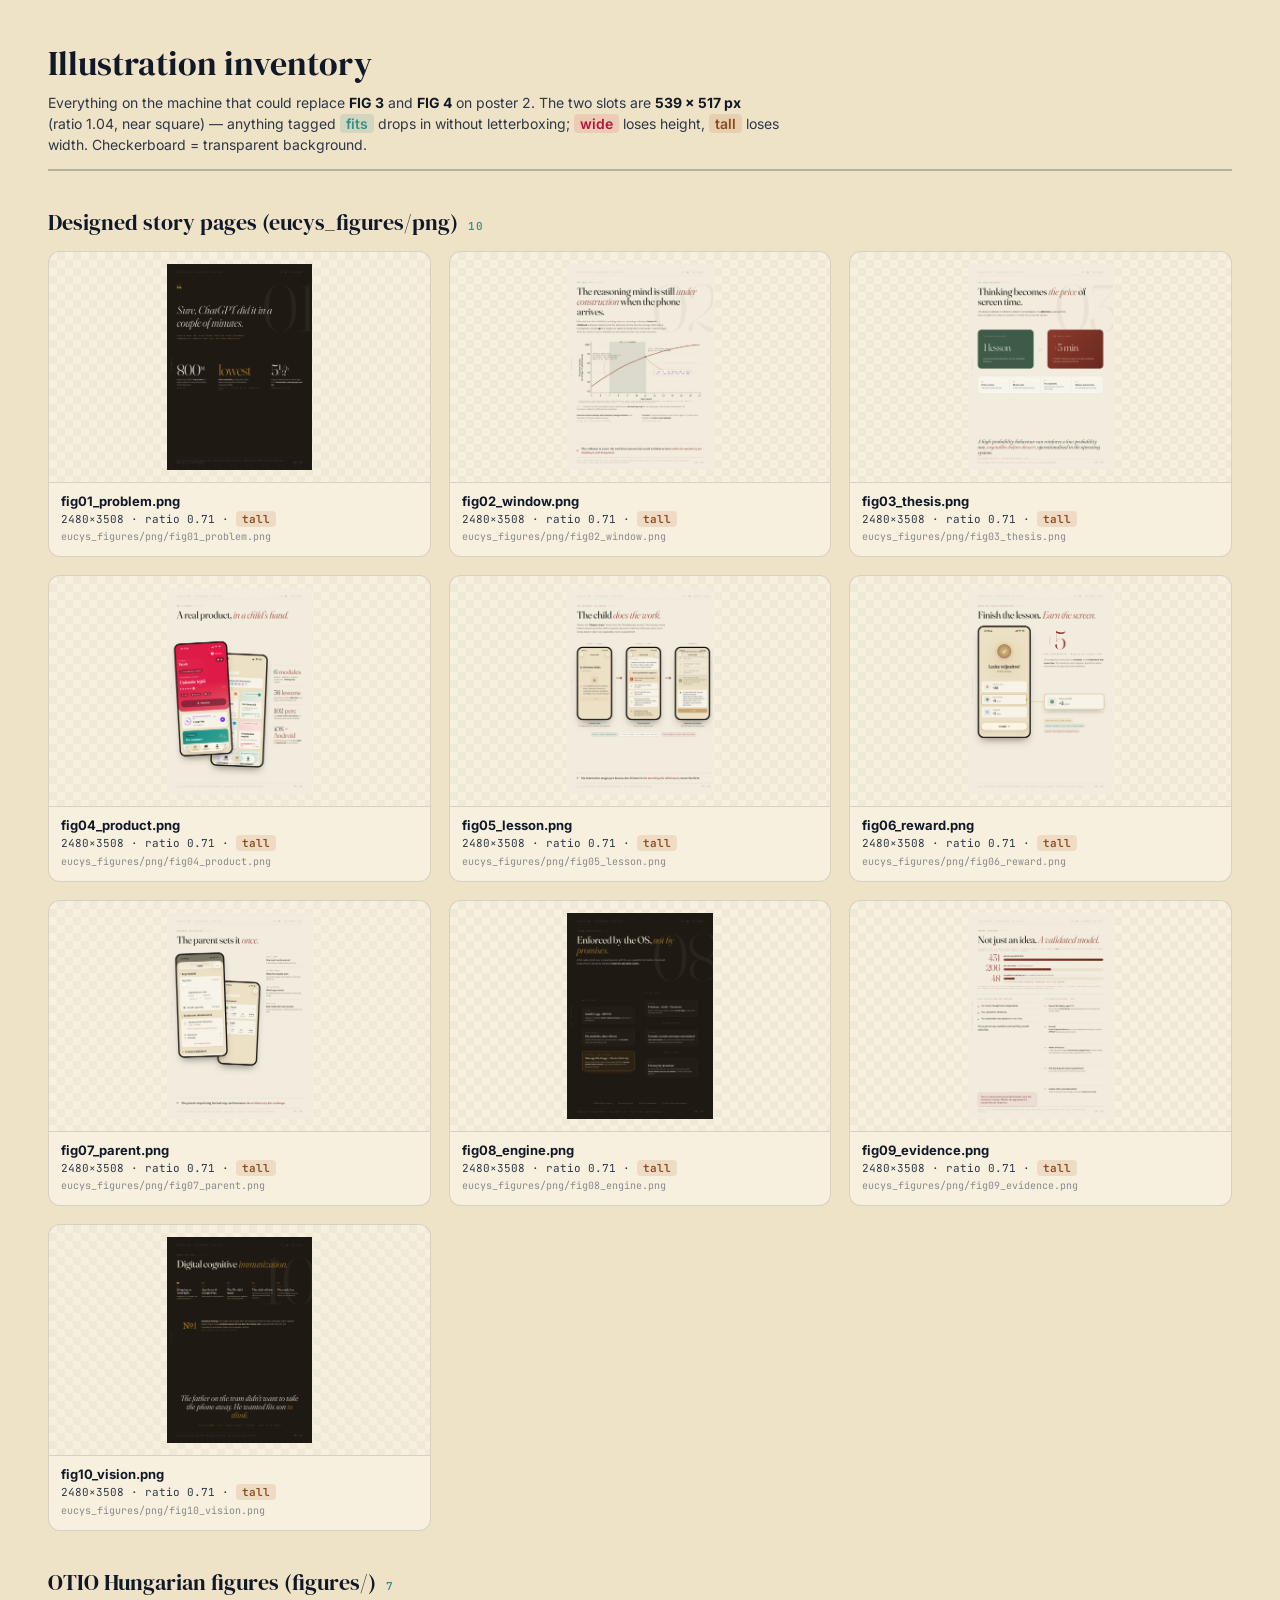
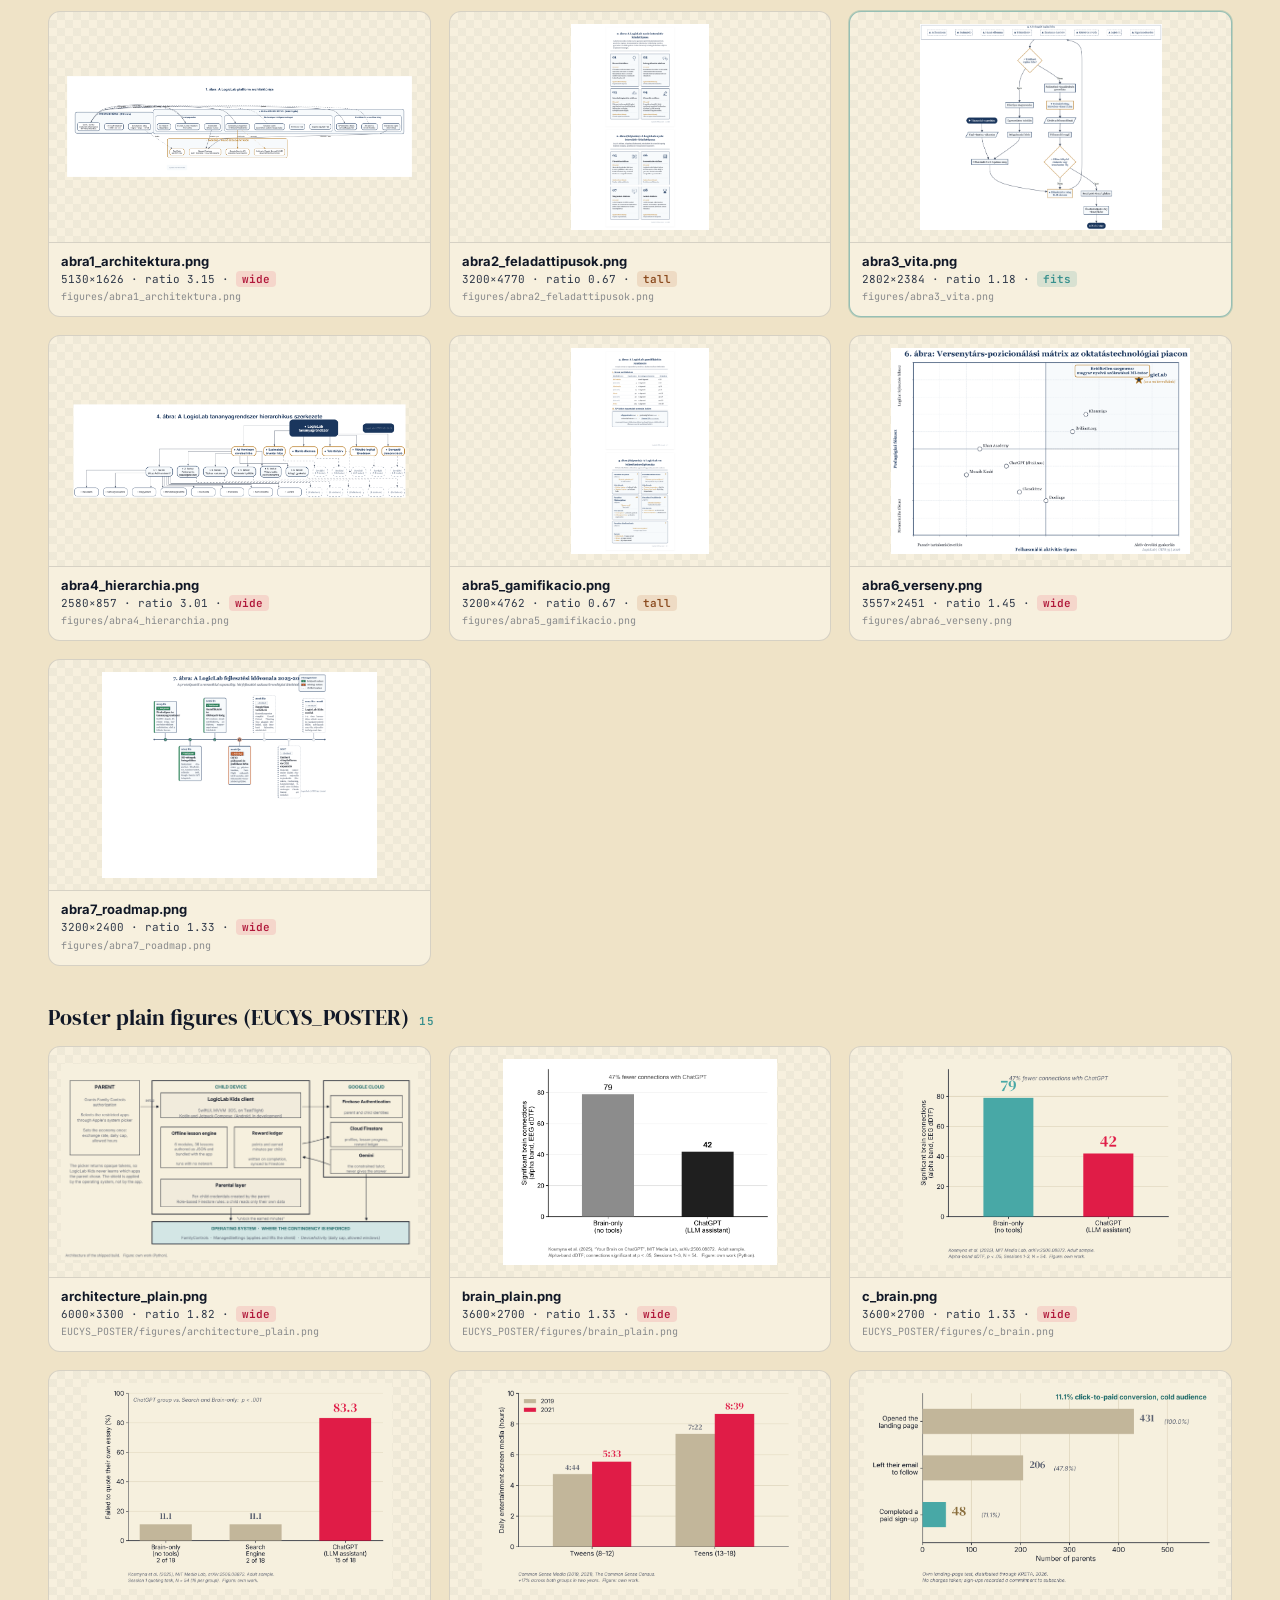
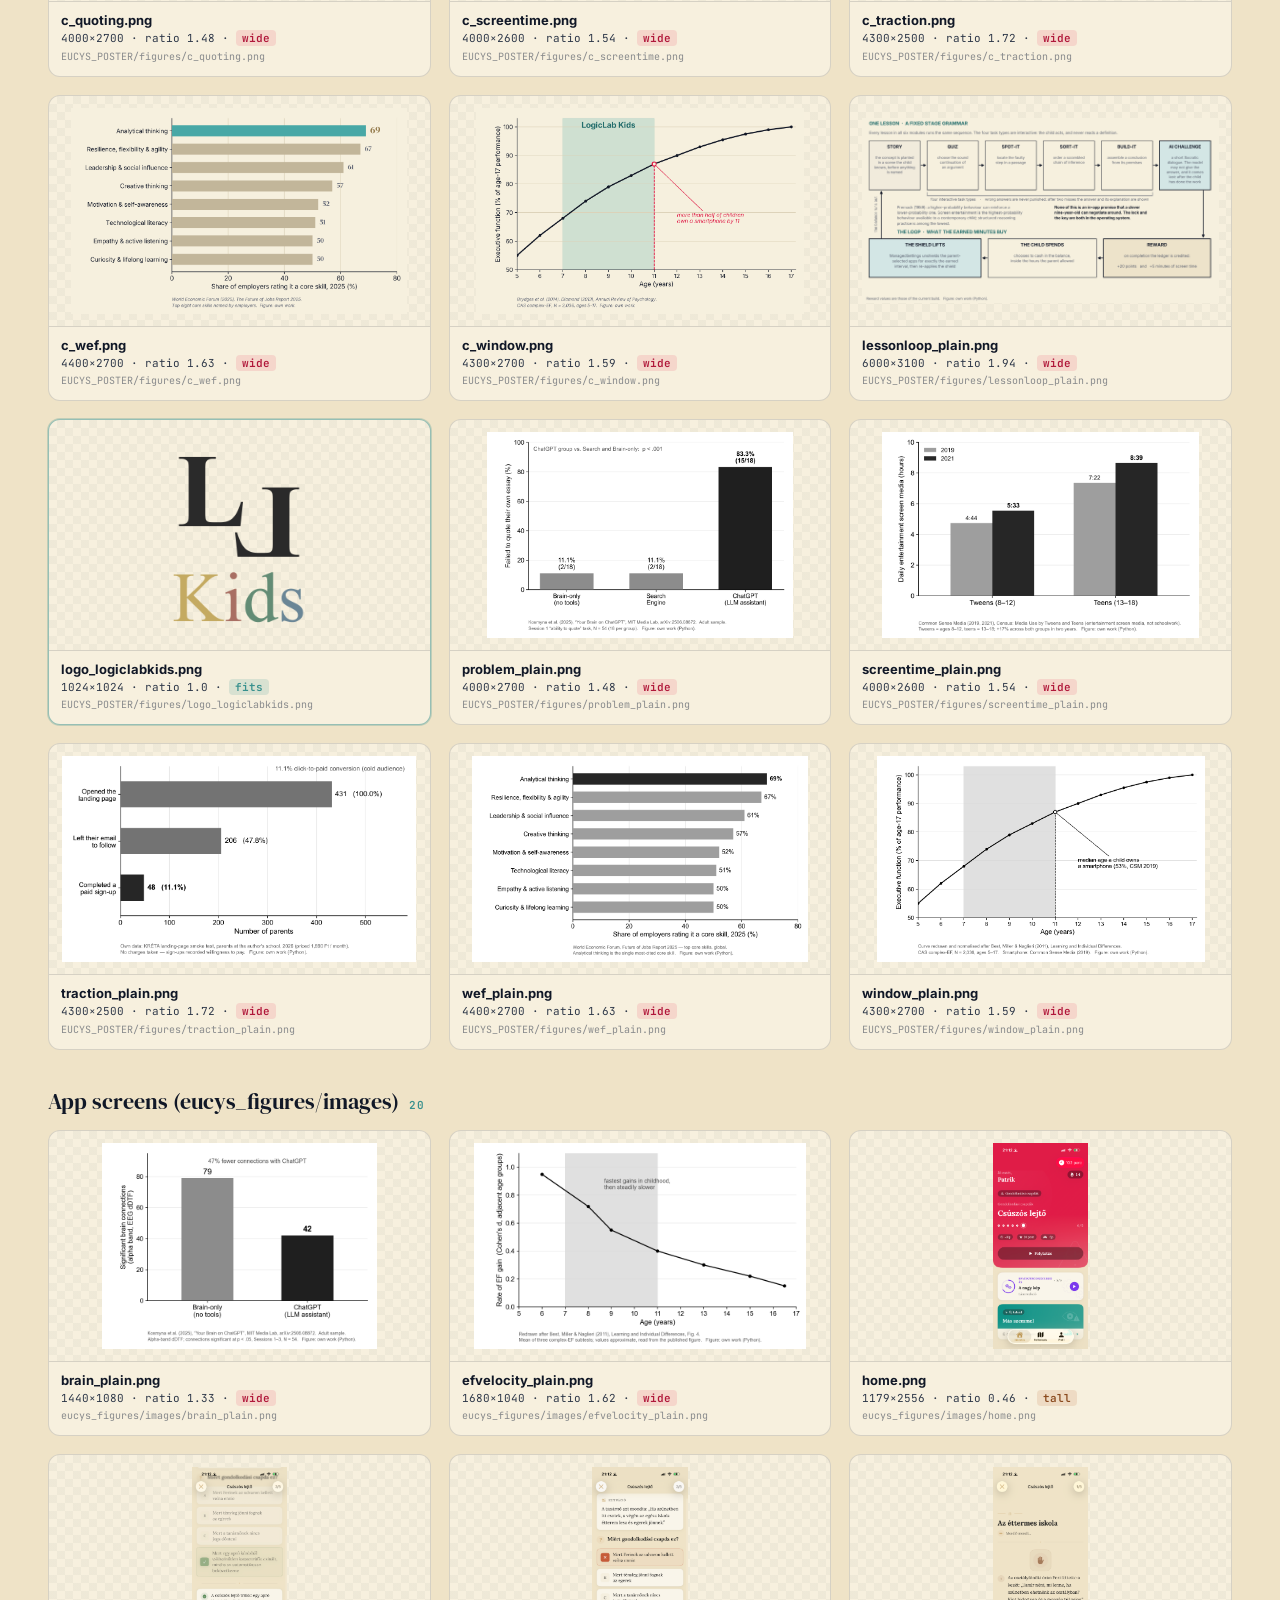
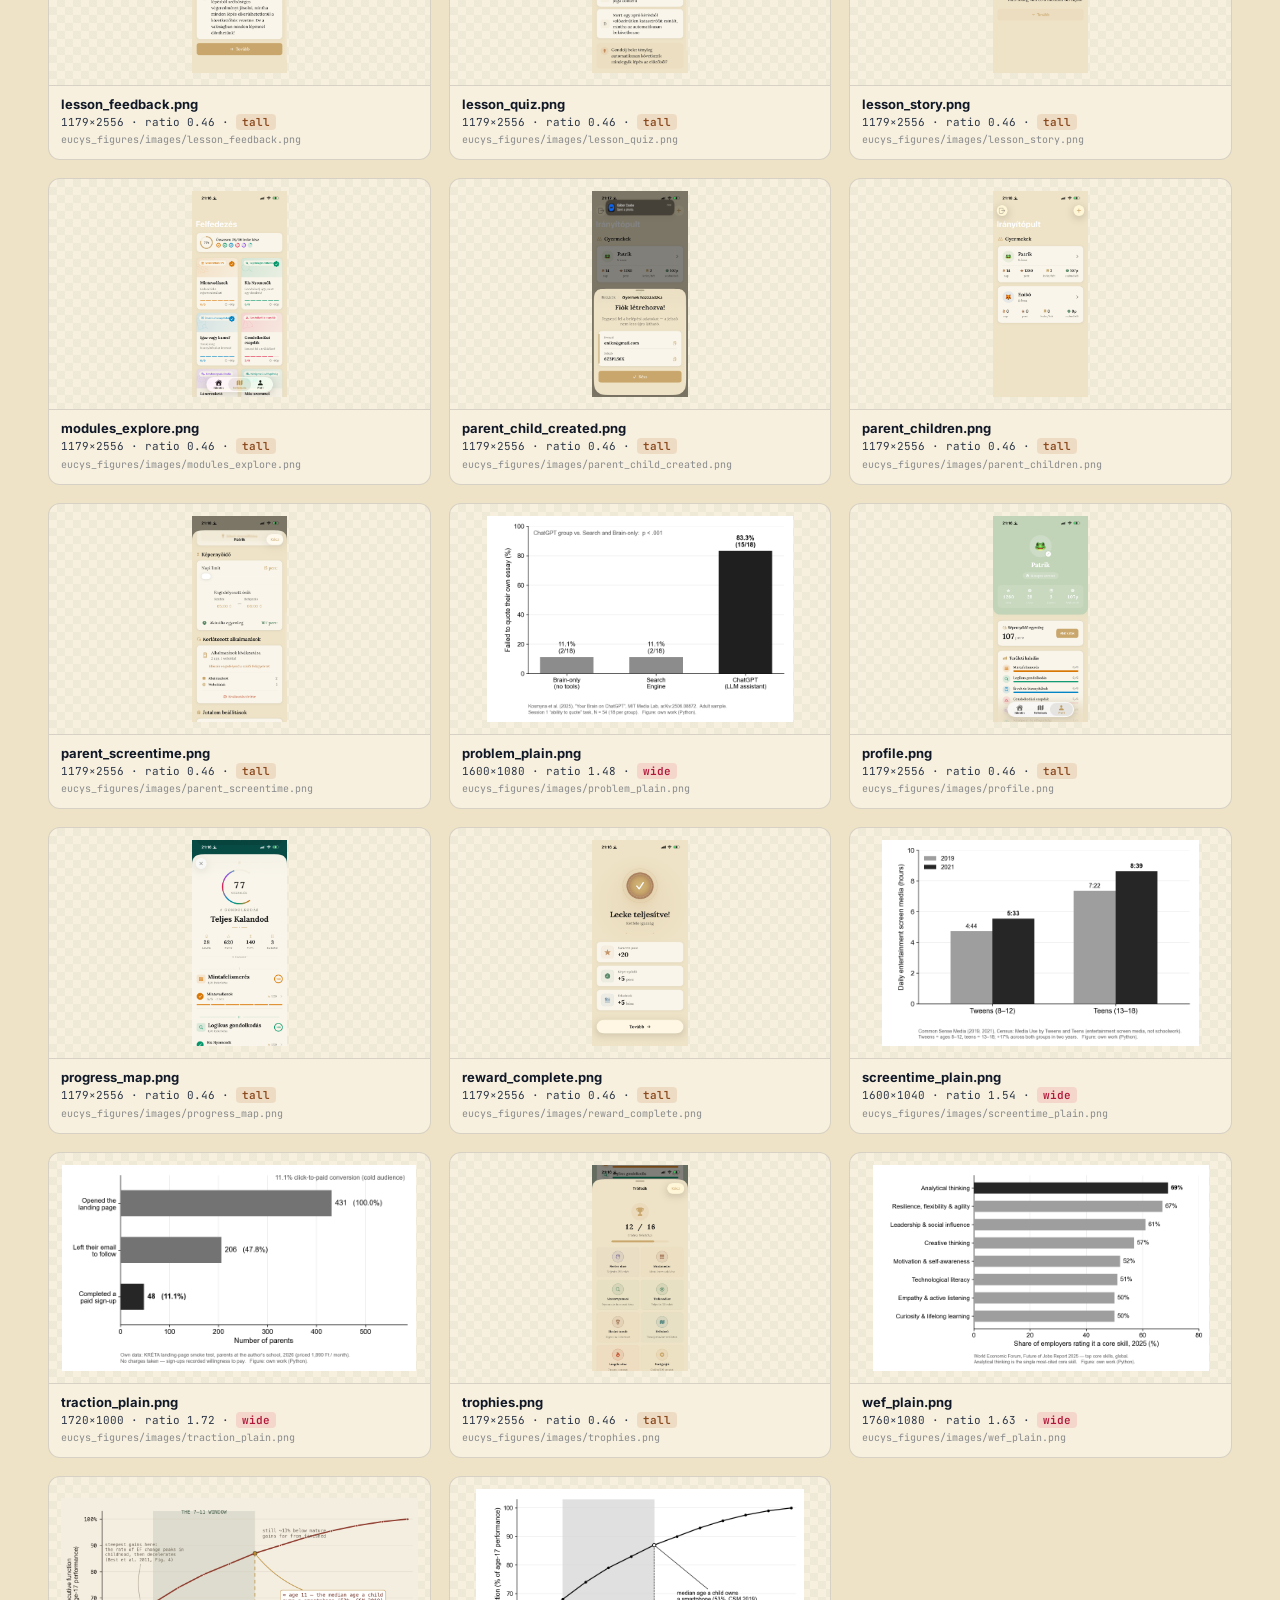
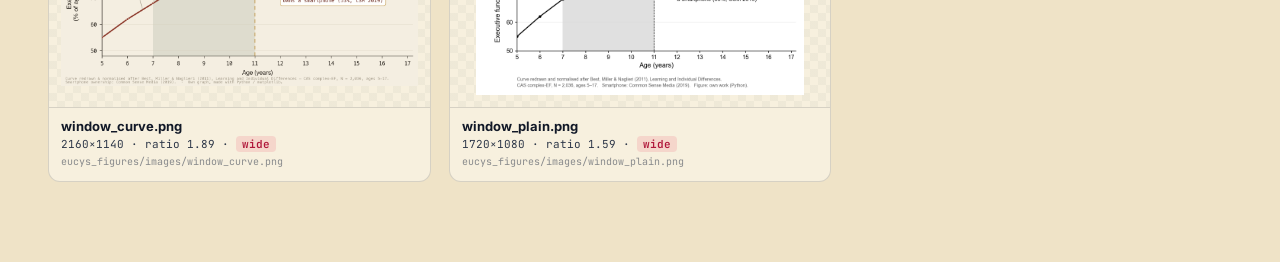
<file: gallery/index.html>
<!DOCTYPE html>
<html lang="en"><head><meta charset="UTF-8">
<title>LogicLab Kids · illustration inventory</title>
<link rel="preconnect" href="https://fonts.googleapis.com">
<link href="https://fonts.googleapis.com/css2?family=DM+Serif+Display&family=Inter:wght@400;500;600;700&family=JetBrains+Mono:wght@400;600&display=swap" rel="stylesheet">
<style>
:root { --cream:#EFE3C7; --light:#F7F0DE; --ink:#111827; --sub:#2D3748;
        --teal:#37908D; --line:rgba(17,24,39,.14);
        --sans:'Inter',sans-serif; --mono:'JetBrains Mono',monospace; --disp:'DM Serif Display',serif; }
*{margin:0;padding:0;box-sizing:border-box}
body{background:var(--cream);color:var(--ink);font-family:var(--sans);padding:40px 48px 80px}
header{border-bottom:2px solid rgba(17,24,39,.25);padding-bottom:14px;margin-bottom:8px}
h1{font-family:var(--disp);font-size:34px;font-weight:400}
.lede{font-size:14px;color:var(--sub);margin-top:6px;max-width:760px;line-height:1.5}
.lede b{color:var(--ink)}
h2{font-family:var(--disp);font-size:22px;font-weight:400;margin:36px 0 14px;
    display:flex;align-items:baseline;gap:10px}
h2 span{font:600 11px/1 var(--mono);color:var(--teal);letter-spacing:.1em}
.grid{display:grid;grid-template-columns:repeat(auto-fill,minmax(300px,1fr));gap:18px}
.card{background:var(--light);border:1px solid var(--line);border-radius:12px;
       overflow:hidden;display:flex;flex-direction:column}
.thumb{height:230px;display:flex;align-items:center;justify-content:center;
        padding:12px;background:repeating-conic-gradient(rgba(17,24,39,.035) 0 25%,transparent 0 50%) 0 0/16px 16px}
.thumb img{max-width:100%;max-height:100%;object-fit:contain;display:block}
figcaption{padding:10px 12px 12px;border-top:1px solid var(--line);display:flex;
            flex-direction:column;gap:3px}
figcaption b{font-size:13px}
.meta{font:400 11px/1.4 var(--mono);color:var(--sub)}
.path{font:400 10px/1.4 var(--mono);color:rgba(45,55,72,.55)}
.b{font-style:normal;font-weight:600;padding:1px 6px;border-radius:4px}
.b.fits{background:rgba(55,144,141,.16);color:var(--teal)}
.b.wide{background:rgba(224,28,71,.12);color:#B0173A}
.b.tall{background:rgba(184,90,40,.14);color:#8A4A1E}
.card.fits{border-color:rgba(55,144,141,.5);box-shadow:0 0 0 1px rgba(55,144,141,.25)}
</style></head><body>
<header>
  <h1>Illustration inventory</h1>
  <p class="lede">Everything on the machine that could replace <b>FIG 3</b> and <b>FIG 4</b> on poster&nbsp;2.
  The two slots are <b>539 × 517 px</b> (ratio&nbsp;1.04, near square) — anything tagged
  <i class="b fits">fits</i> drops in without letterboxing; <i class="b wide">wide</i> loses height,
  <i class="b tall">tall</i> loses width. Checkerboard = transparent background.</p>
</header>
<h2>Designed story pages (eucys_figures/png) <span>10</span></h2><div class="grid"><figure class="card tall">
  <div class="thumb"><img src="img/desi_fig01_problem.png" loading="lazy" alt=""></div>
  <figcaption>
    <b>fig01_problem.png</b>
    <span class="meta">2480×3508 · ratio 0.71 · <i class="b tall">tall</i></span>
    <span class="path">eucys_figures/png/fig01_problem.png</span>
  </figcaption>
</figure><figure class="card tall">
  <div class="thumb"><img src="img/desi_fig02_window.png" loading="lazy" alt=""></div>
  <figcaption>
    <b>fig02_window.png</b>
    <span class="meta">2480×3508 · ratio 0.71 · <i class="b tall">tall</i></span>
    <span class="path">eucys_figures/png/fig02_window.png</span>
  </figcaption>
</figure><figure class="card tall">
  <div class="thumb"><img src="img/desi_fig03_thesis.png" loading="lazy" alt=""></div>
  <figcaption>
    <b>fig03_thesis.png</b>
    <span class="meta">2480×3508 · ratio 0.71 · <i class="b tall">tall</i></span>
    <span class="path">eucys_figures/png/fig03_thesis.png</span>
  </figcaption>
</figure><figure class="card tall">
  <div class="thumb"><img src="img/desi_fig04_product.png" loading="lazy" alt=""></div>
  <figcaption>
    <b>fig04_product.png</b>
    <span class="meta">2480×3508 · ratio 0.71 · <i class="b tall">tall</i></span>
    <span class="path">eucys_figures/png/fig04_product.png</span>
  </figcaption>
</figure><figure class="card tall">
  <div class="thumb"><img src="img/desi_fig05_lesson.png" loading="lazy" alt=""></div>
  <figcaption>
    <b>fig05_lesson.png</b>
    <span class="meta">2480×3508 · ratio 0.71 · <i class="b tall">tall</i></span>
    <span class="path">eucys_figures/png/fig05_lesson.png</span>
  </figcaption>
</figure><figure class="card tall">
  <div class="thumb"><img src="img/desi_fig06_reward.png" loading="lazy" alt=""></div>
  <figcaption>
    <b>fig06_reward.png</b>
    <span class="meta">2480×3508 · ratio 0.71 · <i class="b tall">tall</i></span>
    <span class="path">eucys_figures/png/fig06_reward.png</span>
  </figcaption>
</figure><figure class="card tall">
  <div class="thumb"><img src="img/desi_fig07_parent.png" loading="lazy" alt=""></div>
  <figcaption>
    <b>fig07_parent.png</b>
    <span class="meta">2480×3508 · ratio 0.71 · <i class="b tall">tall</i></span>
    <span class="path">eucys_figures/png/fig07_parent.png</span>
  </figcaption>
</figure><figure class="card tall">
  <div class="thumb"><img src="img/desi_fig08_engine.png" loading="lazy" alt=""></div>
  <figcaption>
    <b>fig08_engine.png</b>
    <span class="meta">2480×3508 · ratio 0.71 · <i class="b tall">tall</i></span>
    <span class="path">eucys_figures/png/fig08_engine.png</span>
  </figcaption>
</figure><figure class="card tall">
  <div class="thumb"><img src="img/desi_fig09_evidence.png" loading="lazy" alt=""></div>
  <figcaption>
    <b>fig09_evidence.png</b>
    <span class="meta">2480×3508 · ratio 0.71 · <i class="b tall">tall</i></span>
    <span class="path">eucys_figures/png/fig09_evidence.png</span>
  </figcaption>
</figure><figure class="card tall">
  <div class="thumb"><img src="img/desi_fig10_vision.png" loading="lazy" alt=""></div>
  <figcaption>
    <b>fig10_vision.png</b>
    <span class="meta">2480×3508 · ratio 0.71 · <i class="b tall">tall</i></span>
    <span class="path">eucys_figures/png/fig10_vision.png</span>
  </figcaption>
</figure></div><h2>OTIO Hungarian figures (figures/) <span>7</span></h2><div class="grid"><figure class="card wide">
  <div class="thumb"><img src="img/otio_abra1_architektura.png" loading="lazy" alt=""></div>
  <figcaption>
    <b>abra1_architektura.png</b>
    <span class="meta">5130×1626 · ratio 3.15 · <i class="b wide">wide</i></span>
    <span class="path">figures/abra1_architektura.png</span>
  </figcaption>
</figure><figure class="card tall">
  <div class="thumb"><img src="img/otio_abra2_feladattipusok.png" loading="lazy" alt=""></div>
  <figcaption>
    <b>abra2_feladattipusok.png</b>
    <span class="meta">3200×4770 · ratio 0.67 · <i class="b tall">tall</i></span>
    <span class="path">figures/abra2_feladattipusok.png</span>
  </figcaption>
</figure><figure class="card fits">
  <div class="thumb"><img src="img/otio_abra3_vita.png" loading="lazy" alt=""></div>
  <figcaption>
    <b>abra3_vita.png</b>
    <span class="meta">2802×2384 · ratio 1.18 · <i class="b fits">fits</i></span>
    <span class="path">figures/abra3_vita.png</span>
  </figcaption>
</figure><figure class="card wide">
  <div class="thumb"><img src="img/otio_abra4_hierarchia.png" loading="lazy" alt=""></div>
  <figcaption>
    <b>abra4_hierarchia.png</b>
    <span class="meta">2580×857 · ratio 3.01 · <i class="b wide">wide</i></span>
    <span class="path">figures/abra4_hierarchia.png</span>
  </figcaption>
</figure><figure class="card tall">
  <div class="thumb"><img src="img/otio_abra5_gamifikacio.png" loading="lazy" alt=""></div>
  <figcaption>
    <b>abra5_gamifikacio.png</b>
    <span class="meta">3200×4762 · ratio 0.67 · <i class="b tall">tall</i></span>
    <span class="path">figures/abra5_gamifikacio.png</span>
  </figcaption>
</figure><figure class="card wide">
  <div class="thumb"><img src="img/otio_abra6_verseny.png" loading="lazy" alt=""></div>
  <figcaption>
    <b>abra6_verseny.png</b>
    <span class="meta">3557×2451 · ratio 1.45 · <i class="b wide">wide</i></span>
    <span class="path">figures/abra6_verseny.png</span>
  </figcaption>
</figure><figure class="card wide">
  <div class="thumb"><img src="img/otio_abra7_roadmap.png" loading="lazy" alt=""></div>
  <figcaption>
    <b>abra7_roadmap.png</b>
    <span class="meta">3200×2400 · ratio 1.33 · <i class="b wide">wide</i></span>
    <span class="path">figures/abra7_roadmap.png</span>
  </figcaption>
</figure></div><h2>Poster plain figures (EUCYS_POSTER) <span>15</span></h2><div class="grid"><figure class="card wide">
  <div class="thumb"><img src="img/post_architecture_plain.png" loading="lazy" alt=""></div>
  <figcaption>
    <b>architecture_plain.png</b>
    <span class="meta">6000×3300 · ratio 1.82 · <i class="b wide">wide</i></span>
    <span class="path">EUCYS_POSTER/figures/architecture_plain.png</span>
  </figcaption>
</figure><figure class="card wide">
  <div class="thumb"><img src="img/post_brain_plain.png" loading="lazy" alt=""></div>
  <figcaption>
    <b>brain_plain.png</b>
    <span class="meta">3600×2700 · ratio 1.33 · <i class="b wide">wide</i></span>
    <span class="path">EUCYS_POSTER/figures/brain_plain.png</span>
  </figcaption>
</figure><figure class="card wide">
  <div class="thumb"><img src="img/post_c_brain.png" loading="lazy" alt=""></div>
  <figcaption>
    <b>c_brain.png</b>
    <span class="meta">3600×2700 · ratio 1.33 · <i class="b wide">wide</i></span>
    <span class="path">EUCYS_POSTER/figures/c_brain.png</span>
  </figcaption>
</figure><figure class="card wide">
  <div class="thumb"><img src="img/post_c_quoting.png" loading="lazy" alt=""></div>
  <figcaption>
    <b>c_quoting.png</b>
    <span class="meta">4000×2700 · ratio 1.48 · <i class="b wide">wide</i></span>
    <span class="path">EUCYS_POSTER/figures/c_quoting.png</span>
  </figcaption>
</figure><figure class="card wide">
  <div class="thumb"><img src="img/post_c_screentime.png" loading="lazy" alt=""></div>
  <figcaption>
    <b>c_screentime.png</b>
    <span class="meta">4000×2600 · ratio 1.54 · <i class="b wide">wide</i></span>
    <span class="path">EUCYS_POSTER/figures/c_screentime.png</span>
  </figcaption>
</figure><figure class="card wide">
  <div class="thumb"><img src="img/post_c_traction.png" loading="lazy" alt=""></div>
  <figcaption>
    <b>c_traction.png</b>
    <span class="meta">4300×2500 · ratio 1.72 · <i class="b wide">wide</i></span>
    <span class="path">EUCYS_POSTER/figures/c_traction.png</span>
  </figcaption>
</figure><figure class="card wide">
  <div class="thumb"><img src="img/post_c_wef.png" loading="lazy" alt=""></div>
  <figcaption>
    <b>c_wef.png</b>
    <span class="meta">4400×2700 · ratio 1.63 · <i class="b wide">wide</i></span>
    <span class="path">EUCYS_POSTER/figures/c_wef.png</span>
  </figcaption>
</figure><figure class="card wide">
  <div class="thumb"><img src="img/post_c_window.png" loading="lazy" alt=""></div>
  <figcaption>
    <b>c_window.png</b>
    <span class="meta">4300×2700 · ratio 1.59 · <i class="b wide">wide</i></span>
    <span class="path">EUCYS_POSTER/figures/c_window.png</span>
  </figcaption>
</figure><figure class="card wide">
  <div class="thumb"><img src="img/post_lessonloop_plain.png" loading="lazy" alt=""></div>
  <figcaption>
    <b>lessonloop_plain.png</b>
    <span class="meta">6000×3100 · ratio 1.94 · <i class="b wide">wide</i></span>
    <span class="path">EUCYS_POSTER/figures/lessonloop_plain.png</span>
  </figcaption>
</figure><figure class="card fits">
  <div class="thumb"><img src="img/post_logo_logiclabkids.png" loading="lazy" alt=""></div>
  <figcaption>
    <b>logo_logiclabkids.png</b>
    <span class="meta">1024×1024 · ratio 1.0 · <i class="b fits">fits</i></span>
    <span class="path">EUCYS_POSTER/figures/logo_logiclabkids.png</span>
  </figcaption>
</figure><figure class="card wide">
  <div class="thumb"><img src="img/post_problem_plain.png" loading="lazy" alt=""></div>
  <figcaption>
    <b>problem_plain.png</b>
    <span class="meta">4000×2700 · ratio 1.48 · <i class="b wide">wide</i></span>
    <span class="path">EUCYS_POSTER/figures/problem_plain.png</span>
  </figcaption>
</figure><figure class="card wide">
  <div class="thumb"><img src="img/post_screentime_plain.png" loading="lazy" alt=""></div>
  <figcaption>
    <b>screentime_plain.png</b>
    <span class="meta">4000×2600 · ratio 1.54 · <i class="b wide">wide</i></span>
    <span class="path">EUCYS_POSTER/figures/screentime_plain.png</span>
  </figcaption>
</figure><figure class="card wide">
  <div class="thumb"><img src="img/post_traction_plain.png" loading="lazy" alt=""></div>
  <figcaption>
    <b>traction_plain.png</b>
    <span class="meta">4300×2500 · ratio 1.72 · <i class="b wide">wide</i></span>
    <span class="path">EUCYS_POSTER/figures/traction_plain.png</span>
  </figcaption>
</figure><figure class="card wide">
  <div class="thumb"><img src="img/post_wef_plain.png" loading="lazy" alt=""></div>
  <figcaption>
    <b>wef_plain.png</b>
    <span class="meta">4400×2700 · ratio 1.63 · <i class="b wide">wide</i></span>
    <span class="path">EUCYS_POSTER/figures/wef_plain.png</span>
  </figcaption>
</figure><figure class="card wide">
  <div class="thumb"><img src="img/post_window_plain.png" loading="lazy" alt=""></div>
  <figcaption>
    <b>window_plain.png</b>
    <span class="meta">4300×2700 · ratio 1.59 · <i class="b wide">wide</i></span>
    <span class="path">EUCYS_POSTER/figures/window_plain.png</span>
  </figcaption>
</figure></div><h2>App screens (eucys_figures/images) <span>20</span></h2><div class="grid"><figure class="card wide">
  <div class="thumb"><img src="img/app_brain_plain.png" loading="lazy" alt=""></div>
  <figcaption>
    <b>brain_plain.png</b>
    <span class="meta">1440×1080 · ratio 1.33 · <i class="b wide">wide</i></span>
    <span class="path">eucys_figures/images/brain_plain.png</span>
  </figcaption>
</figure><figure class="card wide">
  <div class="thumb"><img src="img/app_efvelocity_plain.png" loading="lazy" alt=""></div>
  <figcaption>
    <b>efvelocity_plain.png</b>
    <span class="meta">1680×1040 · ratio 1.62 · <i class="b wide">wide</i></span>
    <span class="path">eucys_figures/images/efvelocity_plain.png</span>
  </figcaption>
</figure><figure class="card tall">
  <div class="thumb"><img src="img/app_home.png" loading="lazy" alt=""></div>
  <figcaption>
    <b>home.png</b>
    <span class="meta">1179×2556 · ratio 0.46 · <i class="b tall">tall</i></span>
    <span class="path">eucys_figures/images/home.png</span>
  </figcaption>
</figure><figure class="card tall">
  <div class="thumb"><img src="img/app_lesson_feedback.png" loading="lazy" alt=""></div>
  <figcaption>
    <b>lesson_feedback.png</b>
    <span class="meta">1179×2556 · ratio 0.46 · <i class="b tall">tall</i></span>
    <span class="path">eucys_figures/images/lesson_feedback.png</span>
  </figcaption>
</figure><figure class="card tall">
  <div class="thumb"><img src="img/app_lesson_quiz.png" loading="lazy" alt=""></div>
  <figcaption>
    <b>lesson_quiz.png</b>
    <span class="meta">1179×2556 · ratio 0.46 · <i class="b tall">tall</i></span>
    <span class="path">eucys_figures/images/lesson_quiz.png</span>
  </figcaption>
</figure><figure class="card tall">
  <div class="thumb"><img src="img/app_lesson_story.png" loading="lazy" alt=""></div>
  <figcaption>
    <b>lesson_story.png</b>
    <span class="meta">1179×2556 · ratio 0.46 · <i class="b tall">tall</i></span>
    <span class="path">eucys_figures/images/lesson_story.png</span>
  </figcaption>
</figure><figure class="card tall">
  <div class="thumb"><img src="img/app_modules_explore.png" loading="lazy" alt=""></div>
  <figcaption>
    <b>modules_explore.png</b>
    <span class="meta">1179×2556 · ratio 0.46 · <i class="b tall">tall</i></span>
    <span class="path">eucys_figures/images/modules_explore.png</span>
  </figcaption>
</figure><figure class="card tall">
  <div class="thumb"><img src="img/app_parent_child_created.png" loading="lazy" alt=""></div>
  <figcaption>
    <b>parent_child_created.png</b>
    <span class="meta">1179×2556 · ratio 0.46 · <i class="b tall">tall</i></span>
    <span class="path">eucys_figures/images/parent_child_created.png</span>
  </figcaption>
</figure><figure class="card tall">
  <div class="thumb"><img src="img/app_parent_children.png" loading="lazy" alt=""></div>
  <figcaption>
    <b>parent_children.png</b>
    <span class="meta">1179×2556 · ratio 0.46 · <i class="b tall">tall</i></span>
    <span class="path">eucys_figures/images/parent_children.png</span>
  </figcaption>
</figure><figure class="card tall">
  <div class="thumb"><img src="img/app_parent_screentime.png" loading="lazy" alt=""></div>
  <figcaption>
    <b>parent_screentime.png</b>
    <span class="meta">1179×2556 · ratio 0.46 · <i class="b tall">tall</i></span>
    <span class="path">eucys_figures/images/parent_screentime.png</span>
  </figcaption>
</figure><figure class="card wide">
  <div class="thumb"><img src="img/app_problem_plain.png" loading="lazy" alt=""></div>
  <figcaption>
    <b>problem_plain.png</b>
    <span class="meta">1600×1080 · ratio 1.48 · <i class="b wide">wide</i></span>
    <span class="path">eucys_figures/images/problem_plain.png</span>
  </figcaption>
</figure><figure class="card tall">
  <div class="thumb"><img src="img/app_profile.png" loading="lazy" alt=""></div>
  <figcaption>
    <b>profile.png</b>
    <span class="meta">1179×2556 · ratio 0.46 · <i class="b tall">tall</i></span>
    <span class="path">eucys_figures/images/profile.png</span>
  </figcaption>
</figure><figure class="card tall">
  <div class="thumb"><img src="img/app_progress_map.png" loading="lazy" alt=""></div>
  <figcaption>
    <b>progress_map.png</b>
    <span class="meta">1179×2556 · ratio 0.46 · <i class="b tall">tall</i></span>
    <span class="path">eucys_figures/images/progress_map.png</span>
  </figcaption>
</figure><figure class="card tall">
  <div class="thumb"><img src="img/app_reward_complete.png" loading="lazy" alt=""></div>
  <figcaption>
    <b>reward_complete.png</b>
    <span class="meta">1179×2556 · ratio 0.46 · <i class="b tall">tall</i></span>
    <span class="path">eucys_figures/images/reward_complete.png</span>
  </figcaption>
</figure><figure class="card wide">
  <div class="thumb"><img src="img/app_screentime_plain.png" loading="lazy" alt=""></div>
  <figcaption>
    <b>screentime_plain.png</b>
    <span class="meta">1600×1040 · ratio 1.54 · <i class="b wide">wide</i></span>
    <span class="path">eucys_figures/images/screentime_plain.png</span>
  </figcaption>
</figure><figure class="card wide">
  <div class="thumb"><img src="img/app_traction_plain.png" loading="lazy" alt=""></div>
  <figcaption>
    <b>traction_plain.png</b>
    <span class="meta">1720×1000 · ratio 1.72 · <i class="b wide">wide</i></span>
    <span class="path">eucys_figures/images/traction_plain.png</span>
  </figcaption>
</figure><figure class="card tall">
  <div class="thumb"><img src="img/app_trophies.png" loading="lazy" alt=""></div>
  <figcaption>
    <b>trophies.png</b>
    <span class="meta">1179×2556 · ratio 0.46 · <i class="b tall">tall</i></span>
    <span class="path">eucys_figures/images/trophies.png</span>
  </figcaption>
</figure><figure class="card wide">
  <div class="thumb"><img src="img/app_wef_plain.png" loading="lazy" alt=""></div>
  <figcaption>
    <b>wef_plain.png</b>
    <span class="meta">1760×1080 · ratio 1.63 · <i class="b wide">wide</i></span>
    <span class="path">eucys_figures/images/wef_plain.png</span>
  </figcaption>
</figure><figure class="card wide">
  <div class="thumb"><img src="img/app_window_curve.png" loading="lazy" alt=""></div>
  <figcaption>
    <b>window_curve.png</b>
    <span class="meta">2160×1140 · ratio 1.89 · <i class="b wide">wide</i></span>
    <span class="path">eucys_figures/images/window_curve.png</span>
  </figcaption>
</figure><figure class="card wide">
  <div class="thumb"><img src="img/app_window_plain.png" loading="lazy" alt=""></div>
  <figcaption>
    <b>window_plain.png</b>
    <span class="meta">1720×1080 · ratio 1.59 · <i class="b wide">wide</i></span>
    <span class="path">eucys_figures/images/window_plain.png</span>
  </figcaption>
</figure></div>
</body></html>
</file>
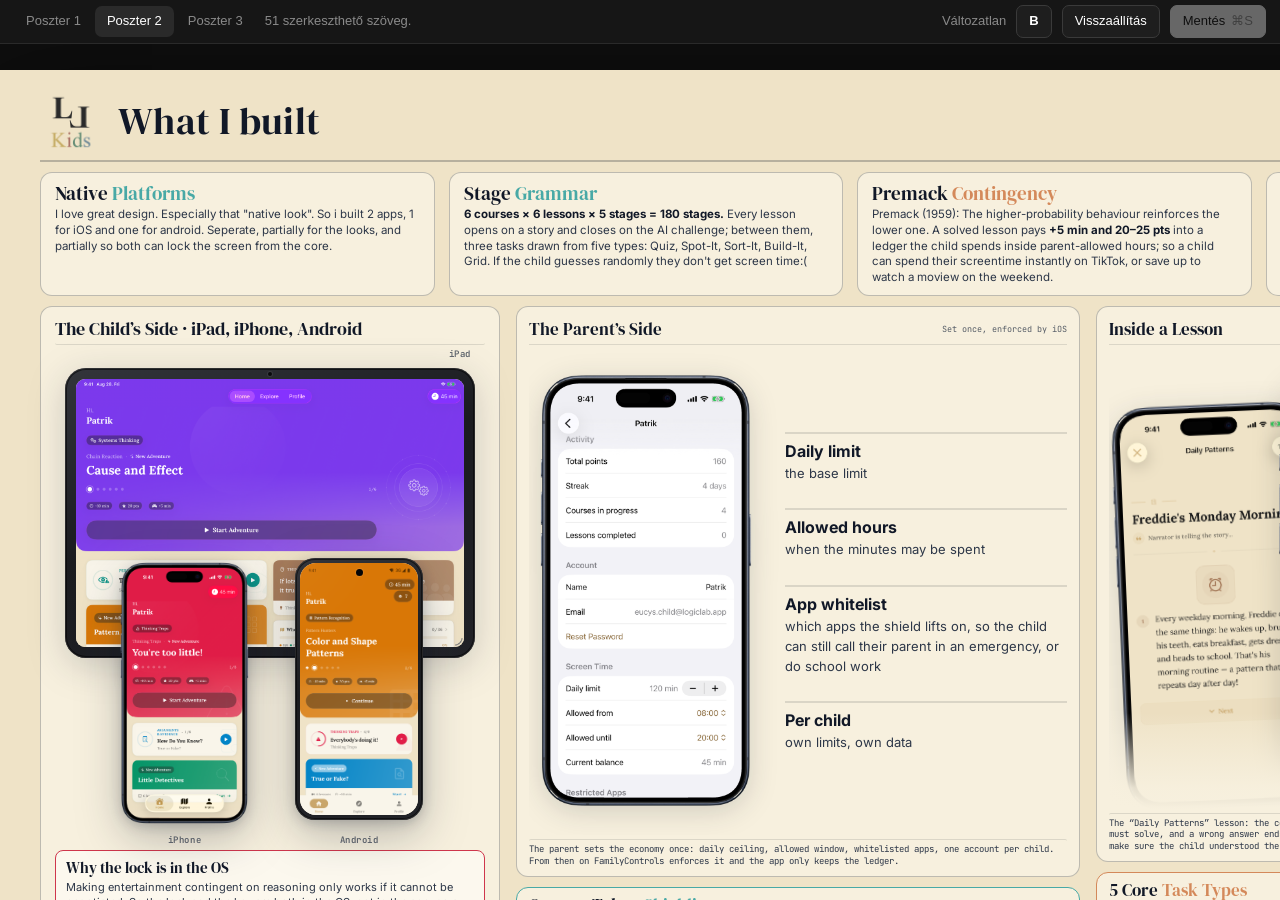
<file: edit.html>
<!DOCTYPE html>
<html lang="hu">
<head>
<meta charset="UTF-8">
<title>Poszter szerkesztő</title>
<style>
  :root { color-scheme: light; }
  * { box-sizing: border-box; margin: 0; padding: 0; }
  html, body { height: 100%; background: #0E0E0E; font: 13px/1.4 -apple-system, "SF Pro Text", Inter, sans-serif; color: #fff; }

  .bar {
    position: fixed; top: 0; left: 0; right: 0; height: 44px; z-index: 10;
    display: flex; align-items: center; gap: 10px; padding: 0 14px;
    background: #161616; border-bottom: 1px solid #2A2A2A;
  }
  .bar .tabs { display: flex; gap: 2px; }
  .bar .tabs a {
    color: #8A8A8A; text-decoration: none; padding: 6px 12px; border-radius: 7px; font-weight: 500;
  }
  .bar .tabs a.on { color: #fff; background: #2A2A2A; }
  .bar .grow { flex: 1; }
  .bar .st { color: #8A8A8A; font-variant-numeric: tabular-nums; }
  .bar .st.dirty { color: #fff; }
  .bar button {
    appearance: none; border: 1px solid #3A3A3A; background: #1E1E1E; color: #fff;
    font: inherit; font-weight: 500; padding: 6px 12px; border-radius: 7px; cursor: pointer;
  }
  .bar button:hover { background: #2A2A2A; }
  .bar button.primary { background: #fff; color: #000; border-color: #fff; }
  .bar button:disabled { opacity: .35; cursor: default; }
  .bar kbd { font: inherit; color: #8A8A8A; margin-left: 6px; }
  .bar .hint { color: #8A8A8A; }

  iframe { position: fixed; top: 44px; left: 0; width: 100%; height: calc(100% - 44px); border: 0; background: #0E0E0E; }
</style>
</head>
<body>
<div class="bar">
  <div class="tabs" id="tabs"></div>
  <span class="hint" id="hint">Kattints a szövegre és írd át. Kijelölés + ⌘B = félkövér.</span>
  <span class="grow"></span>
  <span class="st" id="status">Változatlan</span>
  <button id="bold" title="Félkövér (⌘B)"><b>B</b></button>
  <button id="reset">Visszaállítás</button>
  <button id="save" class="primary" disabled>Mentés<kbd>⌘S</kbd></button>
</div>
<iframe id="f" title="poster"></iframe>

<script>
(function () {
  var POSTERS = [1, 2, 3];
  var q = new URLSearchParams(location.search);
  var n = parseInt(q.get('p') || '2', 10);
  if (POSTERS.indexOf(n) === -1) n = 2;
  var FILE = 'poster_' + n + '.html';
  var KEY = 'posteredit:' + FILE;

  var $ = function (id) { return document.getElementById(id); };
  var frame = $('f'), status = $('status'), saveBtn = $('save');
  var dirty = false, doc = null, baseTag = null;

  POSTERS.forEach(function (p) {
    var a = document.createElement('a');
    a.href = '?p=' + p; a.textContent = 'Poszter ' + p;
    if (p === n) a.className = 'on';
    $('tabs').appendChild(a);
  });
  document.title = 'Szerkesztő · ' + FILE;

  function setStatus(text, isDirty) {
    dirty = !!isDirty;
    status.textContent = text;
    status.className = 'st' + (dirty ? ' dirty' : '');
    saveBtn.disabled = !dirty;
  }

  // ── which elements get to be edited ────────────────────────────────────
  // Every element that owns at least one non-blank text node, unless an
  // ancestor already qualified. That gives whole paragraphs (with their
  // <b>s inside) rather than fragments, and leaves layout boxes alone.
  function hasOwnText(el) {
    for (var c = el.firstChild; c; c = c.nextSibling)
      if (c.nodeType === 3 && c.nodeValue.trim()) return true;
    return false;
  }
  function collect(root) {
    var out = [];
    (function walk(el, insideEditable) {
      if (el.nodeType !== 1) return;
      var tag = el.tagName;
      if (tag === 'SCRIPT' || tag === 'STYLE' || tag === 'IMG' || tag === 'SVG') return;
      var mine = !insideEditable && hasOwnText(el);
      if (mine) out.push(el);
      for (var c = el.firstChild; c; c = c.nextSibling) walk(c, insideEditable || mine);
    })(root, false);
    return out;
  }
  // stable address of an element = child-index path from <body>
  function pathOf(el) {
    var p = [];
    while (el && el.tagName !== 'BODY') {
      var i = 0, s = el;
      while ((s = s.previousElementSibling)) i++;
      p.unshift(i); el = el.parentElement;
    }
    return p.join('/');
  }
  function byPath(path) {
    var el = doc.body;
    if (!path) return el;
    var parts = path.split('/');
    for (var i = 0; i < parts.length && el; i++) el = el.children[+parts[i]];
    return el || null;
  }

  var store = {};
  try { store = JSON.parse(localStorage.getItem(KEY) || '{}'); } catch (e) { store = {}; }
  function h32(str) { var h = 5381; for (var i = 0; i < str.length; i++) h = ((h << 5) + h + str.charCodeAt(i)) | 0; return (h >>> 0).toString(36); }
  function remember(path, base, html) {
    store[path] = { base: base, html: html };
    localStorage.setItem(KEY, JSON.stringify(store));
  }

  function arm() {
    doc = frame.contentDocument;
    var st = doc.createElement('style');
    st.id = '__edit_style';
    st.textContent =
      '[contenteditable]{outline:1px dashed transparent;outline-offset:2px;border-radius:2px;cursor:text;transition:outline-color .12s}' +
      '[contenteditable]:hover{outline-color:rgba(17,24,39,.45)}' +
      '[contenteditable]:focus{outline:2px solid #111827;outline-offset:2px;background:rgba(255,255,255,.35)}' +
      '::selection{background:#111827;color:#fff}';
    doc.head.appendChild(st);

    fetch(FILE, { method: 'HEAD', cache: 'no-store' }).then(function (r) { baseTag = r.headers.get('ETag'); });

    var els = collect(doc.body), applied = 0, conflicts = 0;
    els.forEach(function (el) {
      var path = pathOf(el);
      var base = h32(el.innerHTML);
      var saved = store[path];
      if (saved && typeof saved === 'object') {
        if (saved.base === base && saved.html !== el.innerHTML) { el.innerHTML = saved.html; applied++; }
        else if (saved.base !== base) { conflicts++; delete store[path]; }
      } else if (typeof saved === 'string') { delete store[path]; }
      el.setAttribute('contenteditable', 'true');
      el.setAttribute('spellcheck', 'false');
      el.dataset.editPath = path;
      el.dataset.editBase = base;
      el.addEventListener('input', function () {
        remember(path, base, el.innerHTML);
        setStatus('Nincs mentve', true);
      });
      // Enter = soft line break, never a new <div>
      el.addEventListener('keydown', function (e) {
        if (e.key === 'Enter') { e.preventDefault(); doc.execCommand('insertLineBreak'); }
      });
      // paste as plain text
      el.addEventListener('paste', function (e) {
        e.preventDefault();
        doc.execCommand('insertText', false, (e.clipboardData || window.clipboardData).getData('text/plain'));
      });
    });
    localStorage.setItem(KEY, JSON.stringify(store));
    $('hint').textContent = els.length + ' szerkeszthető szöveg.' + (conflicts ? ' ' + conflicts + ' régi módosítás eldobva: az a szöveg közben megváltozott.' : '');
    setStatus(applied ? 'Nem mentett változtatások betöltve' : 'Változatlan', applied > 0);
    doc.addEventListener('keydown', onKey);
  }

  function serialize() {
    var clone = doc.documentElement.cloneNode(true);
    var junk = clone.querySelector('#__edit_style'); if (junk) junk.remove();
    clone.querySelectorAll('[contenteditable]').forEach(function (el) {
      el.removeAttribute('contenteditable');
      el.removeAttribute('spellcheck');
      delete el.dataset.editPath;
      delete el.dataset.editBase;
    });
    // the fit script writes --fit inline; the file must not carry it
    clone.querySelectorAll('[style*="--fit"]').forEach(function (el) {
      el.style.removeProperty('--fit');
      if (!el.getAttribute('style')) el.removeAttribute('style');
    });
    return '<!DOCTYPE html>\n' + clone.outerHTML + '\n';
  }

  function save() {
    if (!dirty || !doc) return;
    saveBtn.disabled = true; setStatus('Mentés…', true);
    var hdrs = { 'Content-Type': 'text/html; charset=utf-8' };
    if (baseTag) hdrs['If-Match'] = baseTag;
    fetch('/save?file=' + encodeURIComponent(FILE), { method: 'POST', headers: hdrs, body: serialize() })
      .then(function (r) { return r.json().then(function (j) { return { ok: r.ok, status: r.status, j: j }; }); })
      .then(function (res) {
        if (res.status === 409) {
          // someone else (Claude) changed the file since this page loaded. Nothing is lost:
          // the edits stay in localStorage and re-apply on reload wherever the text still matches.
          setStatus('A fájl közben megváltozott. Töltsd újra (⌘R): a módosításaid megmaradnak.', true);
          return;
        }
        if (!res.ok || !res.j.ok) throw new Error(res.j && res.j.error || 'save failed');
        baseTag = res.j.etag || baseTag;
        store = {}; localStorage.removeItem(KEY);
        var t = new Date(); var hh = ('0' + t.getHours()).slice(-2), mm = ('0' + t.getMinutes()).slice(-2);
        setStatus('Mentve ' + hh + ':' + mm + ' → ' + FILE, false);
      })
      .catch(function (e) { setStatus('Hiba: ' + e.message, true); });
  }

  function reset() {
    if (!Object.keys(store).length && !dirty) { setStatus('Változatlan', false); return; }
    if (!confirm('Minden nem mentett változtatást eldobsz ezen a poszteren?')) return;
    store = {}; localStorage.removeItem(KEY);
    frame.contentWindow.location.reload();
  }

  function editableOf(node) {
    while (node && node.nodeType !== 1) node = node.parentNode;
    return node ? node.closest('[contenteditable]') : null;
  }
  function toggleBold() {
    if (!doc) return;
    var sel = doc.getSelection();
    if (!sel || sel.rangeCount === 0 || sel.isCollapsed) return;
    var host = editableOf(sel.anchorNode);
    if (!host) return;
    doc.execCommand('bold');
    // Safari/Chrome emit <strong>, <span style="font-weight…"> or <b>; the poster only styles <b>
    host.querySelectorAll('strong, span[style*="font-weight"]').forEach(function (el) {
      var w = el.style && el.style.fontWeight;
      if (el.tagName === 'STRONG' || w === 'bold' || w === '700') {
        var b = doc.createElement('b'); while (el.firstChild) b.appendChild(el.firstChild); el.replaceWith(b);
      } else if (w === 'normal' || w === '400') {
        while (el.firstChild) el.parentNode.insertBefore(el.firstChild, el); el.remove();
      }
    });
    host.querySelectorAll('b b').forEach(function (inner) { while (inner.firstChild) inner.parentNode.insertBefore(inner.firstChild, inner); inner.remove(); });
    host.normalize();
    remember(host.dataset.editPath, host.dataset.editBase, host.innerHTML);
    setStatus('Nincs mentve', true);
  }

  function onKey(e) {
    if ((e.metaKey || e.ctrlKey) && e.key.toLowerCase() === 's') { e.preventDefault(); save(); }
    if ((e.metaKey || e.ctrlKey) && e.key.toLowerCase() === 'b') { e.preventDefault(); toggleBold(); }
  }

  saveBtn.addEventListener('click', save);
  $('bold').addEventListener('mousedown', function (e) { e.preventDefault(); toggleBold(); });
  $('reset').addEventListener('click', reset);
  document.addEventListener('keydown', onKey);
  window.addEventListener('beforeunload', function (e) { if (dirty) { e.preventDefault(); e.returnValue = ''; } });

  frame.addEventListener('load', arm);
  frame.src = FILE + '?edit=1';
})();
</script>
</body>
</html>
</file>
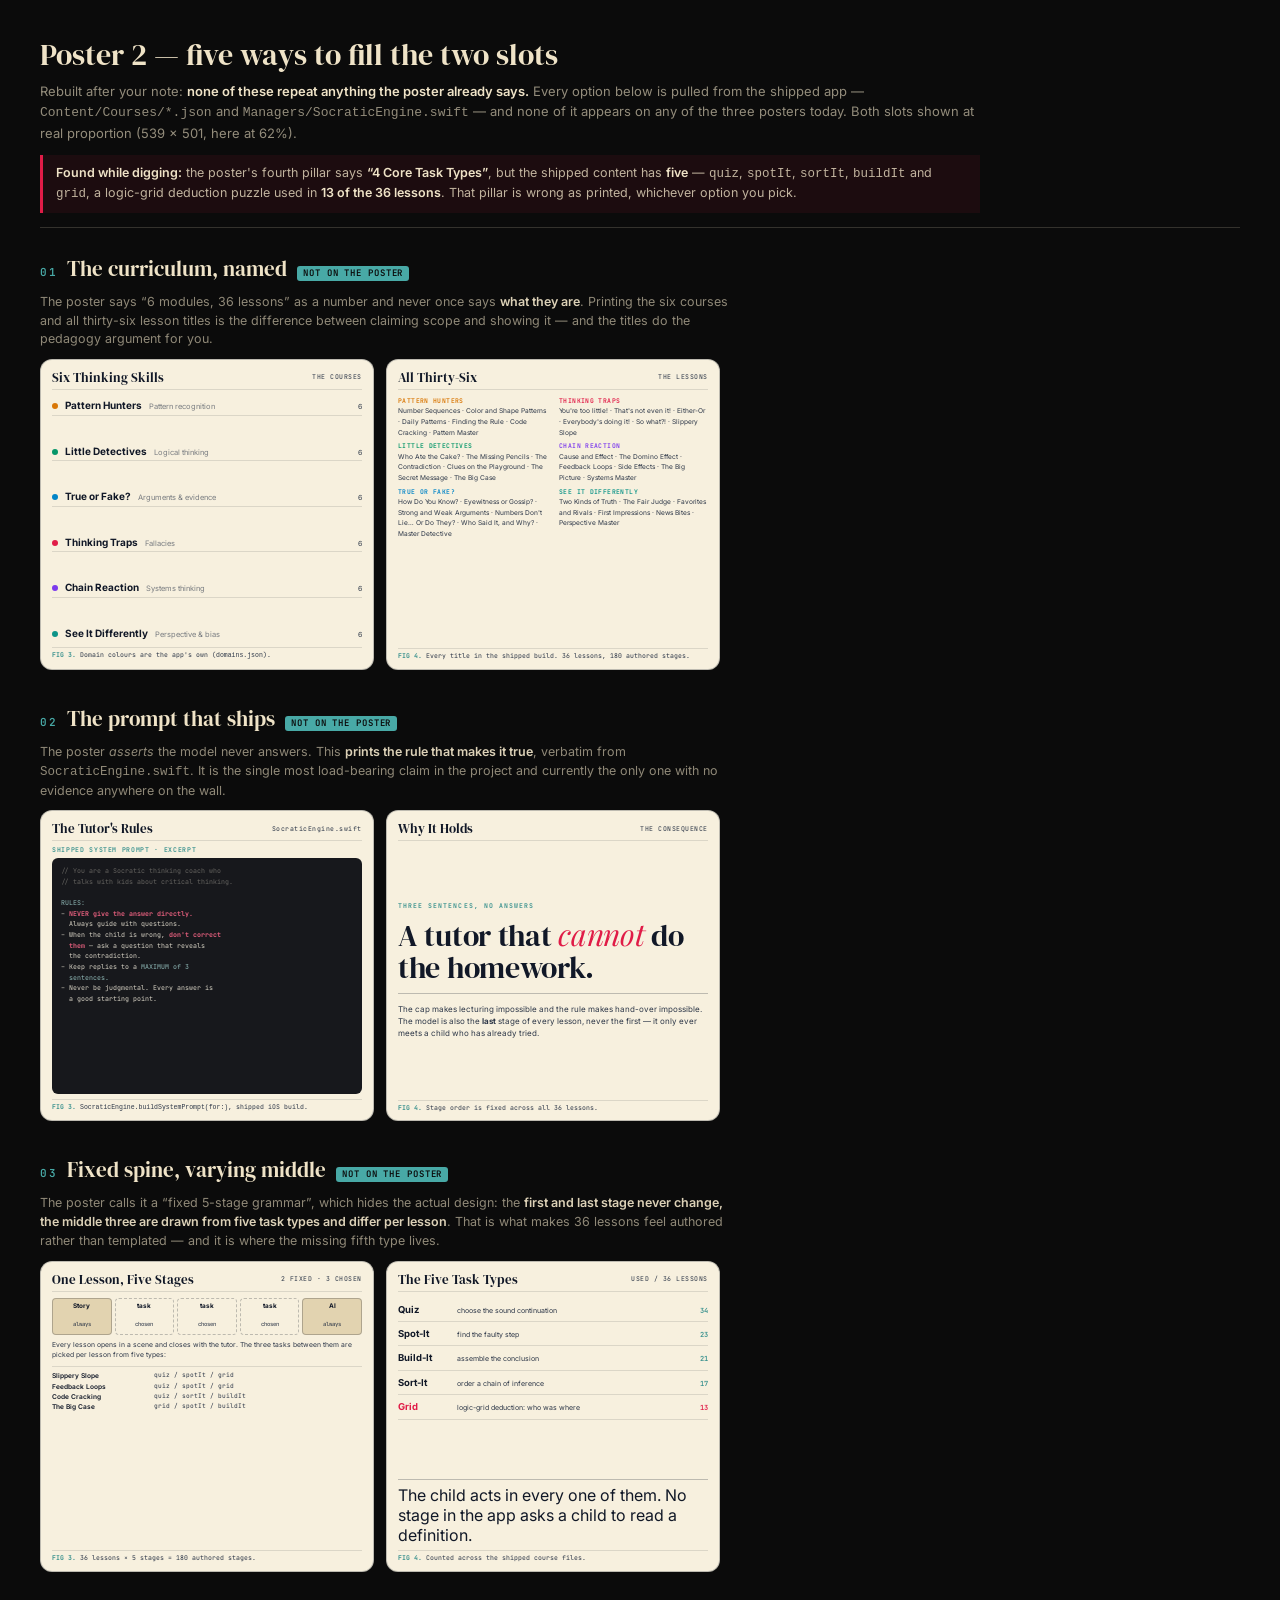
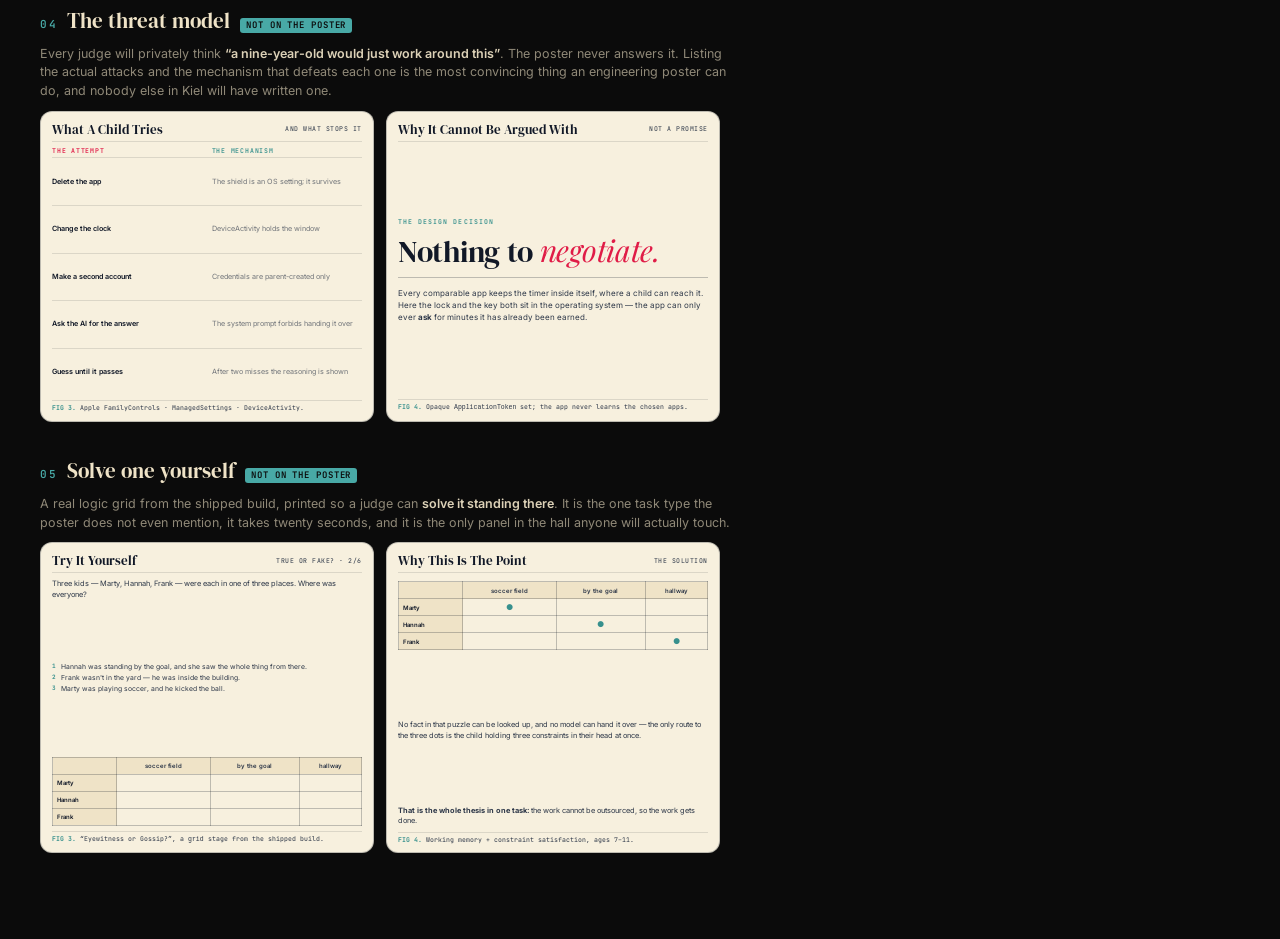
<file: options.html>
<!DOCTYPE html>
<html lang="en">
<head>
<meta charset="UTF-8">
<title>Poster 2 · five ways to fill the two slots</title>
<link rel="preconnect" href="https://fonts.googleapis.com">
<link rel="preconnect" href="https://fonts.gstatic.com" crossorigin>
<link href="https://fonts.googleapis.com/css2?family=DM+Serif+Display&family=Inter:wght@300;400;500;600;700;800&family=JetBrains+Mono:wght@400;500;600;700&family=Playfair+Display:ital,wght@0,400;1,400&display=swap" rel="stylesheet">
<style>
    :root {
        --cream: #EFE3C7; --cream-light: #F7F0DE; --cream-dark: #E2D3B0;
        --dark: #111827; --dark-soft: #2D3748;
        --accent: #48A9A6; --accent-deep: #37908D; --warm: #D4895A; --red: #E01C47;
        --line: rgba(17,24,39,.12); --line-strong: rgba(17,24,39,.25);
        --display: 'DM Serif Display', serif;
        --sans: 'Inter', -apple-system, sans-serif;
        --serif: 'Playfair Display', Georgia, serif;
        --mono: 'JetBrains Mono', monospace;
        /* the app's own domain colours, from Content/Courses/domains.json */
        --d-pattern: #D97706; --d-deduction: #059669; --d-evidence: #0284C7;
        --d-fallacy: #E11D48; --d-systems: #7C3AED; --d-perspective: #0D9488;
    }
    * { margin: 0; padding: 0; box-sizing: border-box; }
    body { background: #0B0B0B; color: #EFE3C7; font-family: var(--sans); padding: 34px 40px 90px; }

    header { border-bottom: 1px solid rgba(239,227,199,.18); padding-bottom: 14px; }
    h1 { font-family: var(--display); font-size: 30px; font-weight: 400; }
    header p { font-size: 13px; line-height: 1.55; color: rgba(239,227,199,.6); margin-top: 6px; max-width: 940px; }
    header b { color: #EFE3C7; font-weight: 600; }

    .flag {
        margin-top: 12px; padding: 9px 13px;
        border-left: 3px solid var(--red); background: rgba(224,28,71,.08);
        font-size: 12.5px; line-height: 1.5; color: rgba(239,227,199,.78); max-width: 940px;
    }
    .flag b { color: #EFE3C7; }

    .opt-grid { display: grid; grid-template-columns: repeat(auto-fit, minmax(720px,1fr)); gap: 34px 30px; margin-top: 26px; }
    .opt { display: flex; flex-direction: column; gap: 10px; }
    .opt-head { display: flex; align-items: baseline; gap: 10px; }
    .opt-n { font: 600 11px/1 var(--mono); letter-spacing: .14em; color: var(--accent); }
    .opt-title { font-family: var(--display); font-size: 21px; font-weight: 400; }
    .opt-why { font-size: 12.5px; line-height: 1.5; color: rgba(239,227,199,.58); max-width: 690px; }
    .opt-why b { color: rgba(239,227,199,.92); font-weight: 600; }
    .new { font: 600 9px/1 var(--mono); letter-spacing: .1em; color: #0B0B0B;
           background: var(--accent); padding: 3px 6px; border-radius: 3px; }

    /* the two real slots, 539×501 at 62% */
    .pair { display: flex; gap: 12px; }
    .slot {
        width: 334px; height: 311px; background: var(--cream-light);
        border: 1px solid var(--line-strong); border-radius: 12px; color: var(--dark);
        padding: 9px 11px 8px; display: flex; flex-direction: column; overflow: hidden; flex: 0 0 auto;
    }
    .s-hd { display: flex; align-items: center; justify-content: space-between;
            border-bottom: 1px solid var(--line); padding-bottom: 3px; margin-bottom: 6px; flex-shrink: 0; }
    .s-hd b { font-family: var(--display); font-size: 12.5px; font-weight: 400; }
    .s-hd span { font: 400 6.5px/1 var(--mono); color: var(--dark-soft); letter-spacing: .08em; }
    .s-body { flex: 1; min-height: 0; display: flex; flex-direction: column; }
    .s-ft { border-top: 1px solid var(--line); padding-top: 3px; margin-top: 5px;
            font: 400 6.5px/1.35 var(--mono); color: var(--dark-soft); flex-shrink: 0; }
    .s-ft b { color: var(--accent-deep); }

    /* ══ 1 · CURRICULUM ═════════════════════════════════════ */
    .courses { justify-content: space-between; }
    .course { display: flex; align-items: baseline; gap: 7px; padding: 3px 0; border-bottom: 1px solid var(--line); }
    .course:last-child { border-bottom: none; }
    .dot { width: 6px; height: 6px; border-radius: 50%; flex-shrink: 0; }
    .course b { font: 700 10px/1.2 var(--sans); }
    .course i { font: 400 7px/1.2 var(--sans); font-style: normal; color: var(--dark-soft); margin-left: auto; }
    .course em { font: 400 7.5px/1.2 var(--sans); font-style: normal; color: rgba(45,55,72,.62); }

    .index { columns: 2; column-gap: 12px; font: 400 6.6px/1.62 var(--sans); color: var(--dark-soft); }
    .index div { break-inside: avoid; }
    .index .h { font: 600 6.4px/1.6 var(--mono); letter-spacing: .06em; margin-top: 3px; }
    .index .h:first-child { margin-top: 0; }

    /* ══ 2 · THE PROMPT ═════════════════════════════════════ */
    .code { gap: 4px; }
    .code .file { font: 600 6.5px/1 var(--mono); letter-spacing: .1em; color: var(--accent-deep); text-transform: uppercase; }
    .block { background: #17181C; border-radius: 6px; padding: 8px 9px;
             font: 400 6.6px/1.62 var(--mono); color: #D7D2C4; flex: 1; overflow: hidden; }
    .block .k { color: #8FB8B6; }
    .block .no { color: #E8607F; font-weight: 700; }
    .block .c { color: rgba(215,210,196,.4); }
    .code .note { font: 400 7px/1.45 var(--sans); color: var(--dark-soft); }
    .code .note b { color: var(--dark); }

    .man { justify-content: center; gap: 9px; }
    .man .kicker { font: 600 6.5px/1 var(--mono); letter-spacing: .16em; text-transform: uppercase; color: var(--accent-deep); }
    .man .line { font-family: var(--display); font-size: 30px; line-height: 1.06; letter-spacing: -.01em; }
    .man .line i { font-family: var(--serif); font-style: italic; color: var(--red); }
    .man .sub { font: 400 8px/1.5 var(--sans); color: var(--dark-soft); }
    .man .rule { height: 1px; background: var(--line-strong); }

    /* ══ 3 · LESSON ANATOMY ═════════════════════════════════ */
    .anat { gap: 5px; }
    .spine { display: flex; align-items: stretch; gap: 3px; }
    .st { flex: 1; border: 1px solid var(--line-strong); border-radius: 4px; padding: 4px 3px; text-align: center; }
    .st.fix { background: var(--cream-dark); }
    .st.var { border-style: dashed; }
    .st b { display: block; font: 700 6.4px/1.2 var(--sans); }
    .st i { font: 400 5.6px/1.2 var(--mono); font-style: normal; color: var(--dark-soft); }
    .anat .cap { font: 400 6.8px/1.4 var(--sans); color: var(--dark-soft); }
    .ex { border-top: 1px solid var(--line); padding-top: 4px; margin-top: 2px; }
    .ex .r { display: flex; gap: 6px; font: 400 6.6px/1.55 var(--sans); color: var(--dark-soft); }
    .ex .r b { color: var(--dark); font-weight: 600; min-width: 96px; }
    .ex .r i { font-family: var(--mono); font-style: normal; font-size: 6.2px; }

    .types { justify-content: space-between; }
    .ty { display: flex; align-items: baseline; gap: 7px; padding: 6px 0; border-bottom: 1px solid var(--line); }
    .ty:last-of-type { border-bottom: none; }
    .ty b { font: 700 9.5px/1.2 var(--sans); min-width: 52px; }
    .ty span { font: 400 7px/1.3 var(--sans); color: var(--dark-soft); }
    .ty i { font: 600 7px/1.2 var(--mono); font-style: normal; color: var(--accent-deep); margin-left: auto; }
    .ty.newtype b { color: var(--red); }
    .ty.newtype i { color: var(--red); }

    /* ══ 4 · THREAT MODEL ═══════════════════════════════════ */
    .threat .h { display: grid; grid-template-columns: 1fr 1fr; gap: 9px;
                 font: 600 6.5px/1 var(--mono); letter-spacing: .12em; text-transform: uppercase; margin-bottom: 3px; }
    .threat .h .a { color: var(--red); }
    .threat .h .b { color: var(--accent-deep); }
    .threat .r { display: grid; grid-template-columns: 1fr 1fr; gap: 9px; flex: 1; align-items: center;
                 padding: 4px 0; border-top: 1px solid var(--line); font: 400 7.2px/1.35 var(--sans); }
    .threat .r .a { color: var(--dark); font-weight: 600; }
    .threat .r .b { color: rgba(45,55,72,.66); }

    /* ══ 5 · THE LOGIC GRID ═════════════════════════════════ */
    .grid-p { gap: 5px; justify-content: space-between; }
    .grid-p .situ { font: 400 7.4px/1.4 var(--sans); color: var(--dark-soft); }
    .grid-p .clues { display: flex; flex-direction: column; gap: 2px; }
    .grid-p .clues div { font: 400 6.8px/1.35 var(--sans); color: var(--dark-soft); display: flex; gap: 5px; }
    .grid-p .clues b { font-family: var(--mono); font-size: 6px; color: var(--accent-deep); }
    table.lg { width: 100%; border-collapse: collapse; margin-top: 2px; }
    table.lg th, table.lg td { border: 1px solid var(--line-strong); height: 17px; text-align: center; }
    table.lg th { font: 600 6px/1.2 var(--sans); color: var(--dark-soft); background: var(--cream); padding: 2px; }
    table.lg th.rh { text-align: left; padding-left: 4px; color: var(--dark); }
    table.lg td { font: 700 8px/1 var(--sans); color: var(--accent-deep); }
</style>
</head>
<body>

<header>
    <h1>Poster 2 — five ways to fill the two slots</h1>
    <p>Rebuilt after your note: <b>none of these repeat anything the poster already says.</b> Every option below is pulled from
    the shipped app — <code>Content/Courses/*.json</code> and <code>Managers/SocraticEngine.swift</code> — and none of it
    appears on any of the three posters today. Both slots shown at real proportion (539 × 501, here at 62%).</p>
    <div class="flag"><b>Found while digging:</b> the poster's fourth pillar says <b>“4 Core Task Types”</b>, but the shipped
    content has <b>five</b> — <code>quiz</code>, <code>spotIt</code>, <code>sortIt</code>, <code>buildIt</code> and
    <code>grid</code>, a logic-grid deduction puzzle used in <b>13 of the 36 lessons</b>. That pillar is wrong as printed,
    whichever option you pick.</div>
</header>

<div class="opt-grid">

<!-- ════════ 1 ════════ -->
<div class="opt">
  <div class="opt-head"><span class="opt-n">01</span><span class="opt-title">The curriculum, named</span><span class="new">NOT ON THE POSTER</span></div>
  <p class="opt-why">The poster says “6 modules, 36 lessons” as a number and never once says <b>what they are</b>. Printing the six courses and all thirty-six lesson titles is the difference between claiming scope and showing it — and the titles do the pedagogy argument for you.</p>
  <div class="pair">
    <div class="slot">
      <div class="s-hd"><b>Six Thinking Skills</b><span>THE COURSES</span></div>
      <div class="s-body courses">
        <div class="course"><span class="dot" style="background:var(--d-pattern)"></span><b>Pattern Hunters</b><em>Pattern recognition</em><i>6</i></div>
        <div class="course"><span class="dot" style="background:var(--d-deduction)"></span><b>Little Detectives</b><em>Logical thinking</em><i>6</i></div>
        <div class="course"><span class="dot" style="background:var(--d-evidence)"></span><b>True or Fake?</b><em>Arguments &amp; evidence</em><i>6</i></div>
        <div class="course"><span class="dot" style="background:var(--d-fallacy)"></span><b>Thinking Traps</b><em>Fallacies</em><i>6</i></div>
        <div class="course"><span class="dot" style="background:var(--d-systems)"></span><b>Chain Reaction</b><em>Systems thinking</em><i>6</i></div>
        <div class="course"><span class="dot" style="background:var(--d-perspective)"></span><b>See It Differently</b><em>Perspective &amp; bias</em><i>6</i></div>
      </div>
      <div class="s-ft"><b>FIG 3.</b> Domain colours are the app's own (<code>domains.json</code>).</div>
    </div>
    <div class="slot">
      <div class="s-hd"><b>All Thirty-Six</b><span>THE LESSONS</span></div>
      <div class="s-body">
        <div class="index">
          <div class="h" style="color:var(--d-pattern)">PATTERN HUNTERS</div>
          <div>Number Sequences · Color and Shape Patterns · Daily Patterns · Finding the Rule · Code Cracking · Pattern Master</div>
          <div class="h" style="color:var(--d-deduction)">LITTLE DETECTIVES</div>
          <div>Who Ate the Cake? · The Missing Pencils · The Contradiction · Clues on the Playground · The Secret Message · The Big Case</div>
          <div class="h" style="color:var(--d-evidence)">TRUE OR FAKE?</div>
          <div>How Do You Know? · Eyewitness or Gossip? · Strong and Weak Arguments · Numbers Don't Lie… Or Do They? · Who Said It, and Why? · Master Detective</div>
          <div class="h" style="color:var(--d-fallacy)">THINKING TRAPS</div>
          <div>You're too little! · That's not even it! · Either-Or · Everybody's doing it! · So what?! · Slippery Slope</div>
          <div class="h" style="color:var(--d-systems)">CHAIN REACTION</div>
          <div>Cause and Effect · The Domino Effect · Feedback Loops · Side Effects · The Big Picture · Systems Master</div>
          <div class="h" style="color:var(--d-perspective)">SEE IT DIFFERENTLY</div>
          <div>Two Kinds of Truth · The Fair Judge · Favorites and Rivals · First Impressions · News Bites · Perspective Master</div>
        </div>
      </div>
      <div class="s-ft"><b>FIG 4.</b> Every title in the shipped build. 36 lessons, 180 authored stages.</div>
    </div>
  </div>
</div>

<!-- ════════ 2 ════════ -->
<div class="opt">
  <div class="opt-head"><span class="opt-n">02</span><span class="opt-title">The prompt that ships</span><span class="new">NOT ON THE POSTER</span></div>
  <p class="opt-why">The poster <i>asserts</i> the model never answers. This <b>prints the rule that makes it true</b>, verbatim from <code>SocraticEngine.swift</code>. It is the single most load-bearing claim in the project and currently the only one with no evidence anywhere on the wall.</p>
  <div class="pair">
    <div class="slot">
      <div class="s-hd"><b>The Tutor's Rules</b><span>SocraticEngine.swift</span></div>
      <div class="s-body code">
        <div class="file">shipped system prompt · excerpt</div>
        <div class="block">
<span class="c">// You are a Socratic thinking coach who</span><br>
<span class="c">// talks with kids about critical thinking.</span><br><br>
<span class="k">RULES:</span><br>
– <span class="no">NEVER give the answer directly.</span><br>
&nbsp;&nbsp;Always guide with questions.<br>
– When the child is wrong, <span class="no">don't correct</span><br>
&nbsp;&nbsp;<span class="no">them</span> — ask a question that reveals<br>
&nbsp;&nbsp;the contradiction.<br>
– Keep replies to a <span class="k">MAXIMUM of 3</span><br>
&nbsp;&nbsp;<span class="k">sentences.</span><br>
– Never be judgmental. Every answer is<br>
&nbsp;&nbsp;a good starting point.
        </div>
      </div>
      <div class="s-ft"><b>FIG 3.</b> <code>SocraticEngine.buildSystemPrompt(for:)</code>, shipped iOS build.</div>
    </div>
    <div class="slot">
      <div class="s-hd"><b>Why It Holds</b><span>THE CONSEQUENCE</span></div>
      <div class="s-body man">
        <div class="kicker">Three sentences, no answers</div>
        <div class="line">A tutor that <i>cannot</i> do the homework.</div>
        <div class="rule"></div>
        <div class="sub">The cap makes lecturing impossible and the rule makes hand-over impossible. The model is also the <b>last</b> stage of every lesson, never the first — it only ever meets a child who has already tried.</div>
      </div>
      <div class="s-ft"><b>FIG 4.</b> Stage order is fixed across all 36 lessons.</div>
    </div>
  </div>
</div>

<!-- ════════ 3 ════════ -->
<div class="opt">
  <div class="opt-head"><span class="opt-n">03</span><span class="opt-title">Fixed spine, varying middle</span><span class="new">NOT ON THE POSTER</span></div>
  <p class="opt-why">The poster calls it a “fixed 5-stage grammar”, which hides the actual design: the <b>first and last stage never change, the middle three are drawn from five task types and differ per lesson</b>. That is what makes 36 lessons feel authored rather than templated — and it is where the missing fifth type lives.</p>
  <div class="pair">
    <div class="slot">
      <div class="s-hd"><b>One Lesson, Five Stages</b><span>2 FIXED · 3 CHOSEN</span></div>
      <div class="s-body anat">
        <div class="spine">
          <div class="st fix"><b>Story</b><i>always</i></div>
          <div class="st var"><b>task</b><i>chosen</i></div>
          <div class="st var"><b>task</b><i>chosen</i></div>
          <div class="st var"><b>task</b><i>chosen</i></div>
          <div class="st fix"><b>AI</b><i>always</i></div>
        </div>
        <div class="cap">Every lesson opens in a scene and closes with the tutor. The three tasks between them are picked per lesson from five types:</div>
        <div class="ex">
          <div class="r"><b>Slippery Slope</b><i>quiz / spotIt / grid</i></div>
          <div class="r"><b>Feedback Loops</b><i>quiz / spotIt / grid</i></div>
          <div class="r"><b>Code Cracking</b><i>quiz / sortIt / buildIt</i></div>
          <div class="r"><b>The Big Case</b><i>grid / spotIt / buildIt</i></div>
        </div>
      </div>
      <div class="s-ft"><b>FIG 3.</b> 36 lessons × 5 stages = 180 authored stages.</div>
    </div>
    <div class="slot">
      <div class="s-hd"><b>The Five Task Types</b><span>USED / 36 LESSONS</span></div>
      <div class="s-body types">
        <div class="ty"><b>Quiz</b><span>choose the sound continuation</span><i>34</i></div>
        <div class="ty"><b>Spot-It</b><span>find the faulty step</span><i>23</i></div>
        <div class="ty"><b>Build-It</b><span>assemble the conclusion</span><i>21</i></div>
        <div class="ty"><b>Sort-It</b><span>order a chain of inference</span><i>17</i></div>
        <div class="ty newtype"><b>Grid</b><span>logic-grid deduction: who was where</span><i>13</i></div>
        <div class="cap" style="margin-top:auto;padding-top:5px;border-top:1px solid var(--line-strong)">The child acts in every one of them. No stage in the app asks a child to read a definition.</div>
      </div>
      <div class="s-ft"><b>FIG 4.</b> Counted across the shipped course files.</div>
    </div>
  </div>
</div>

<!-- ════════ 4 ════════ -->
<div class="opt">
  <div class="opt-head"><span class="opt-n">04</span><span class="opt-title">The threat model</span><span class="new">NOT ON THE POSTER</span></div>
  <p class="opt-why">Every judge will privately think <b>“a nine-year-old would just work around this”</b>. The poster never answers it. Listing the actual attacks and the mechanism that defeats each one is the most convincing thing an engineering poster can do, and nobody else in Kiel will have written one.</p>
  <div class="pair">
    <div class="slot">
      <div class="s-hd"><b>What A Child Tries</b><span>AND WHAT STOPS IT</span></div>
      <div class="s-body threat">
        <div class="h"><div class="a">The attempt</div><div class="b">The mechanism</div></div>
        <div class="r"><div class="a">Delete the app</div><div class="b">The shield is an OS setting; it survives</div></div>
        <div class="r"><div class="a">Change the clock</div><div class="b">DeviceActivity holds the window</div></div>
        <div class="r"><div class="a">Make a second account</div><div class="b">Credentials are parent-created only</div></div>
        <div class="r"><div class="a">Ask the AI for the answer</div><div class="b">The system prompt forbids handing it over</div></div>
        <div class="r"><div class="a">Guess until it passes</div><div class="b">After two misses the reasoning is shown</div></div>
      </div>
      <div class="s-ft"><b>FIG 3.</b> Apple FamilyControls · ManagedSettings · DeviceActivity.</div>
    </div>
    <div class="slot">
      <div class="s-hd"><b>Why It Cannot Be Argued With</b><span>NOT A PROMISE</span></div>
      <div class="s-body man">
        <div class="kicker">The design decision</div>
        <div class="line">Nothing to <i>negotiate.</i></div>
        <div class="rule"></div>
        <div class="sub">Every comparable app keeps the timer inside itself, where a child can reach it. Here the lock and the key both sit in the operating system — the app can only ever <b>ask</b> for minutes it has already been earned.</div>
      </div>
      <div class="s-ft"><b>FIG 4.</b> Opaque <code>ApplicationToken</code> set; the app never learns the chosen apps.</div>
    </div>
  </div>
</div>

<!-- ════════ 5 ════════ -->
<div class="opt">
  <div class="opt-head"><span class="opt-n">05</span><span class="opt-title">Solve one yourself</span><span class="new">NOT ON THE POSTER</span></div>
  <p class="opt-why">A real logic grid from the shipped build, printed so a judge can <b>solve it standing there</b>. It is the one task type the poster does not even mention, it takes twenty seconds, and it is the only panel in the hall anyone will actually touch.</p>
  <div class="pair">
    <div class="slot">
      <div class="s-hd"><b>Try It Yourself</b><span>TRUE OR FAKE? · 2/6</span></div>
      <div class="s-body grid-p">
        <div class="situ">Three kids — Marty, Hannah, Frank — were each in one of three places. Where was everyone?</div>
        <div class="clues">
          <div><b>1</b><span>Hannah was standing by the goal, and she saw the whole thing from there.</span></div>
          <div><b>2</b><span>Frank wasn't in the yard — he was inside the building.</span></div>
          <div><b>3</b><span>Marty was playing soccer, and he kicked the ball.</span></div>
        </div>
        <table class="lg">
          <tr><th></th><th>soccer field</th><th>by the goal</th><th>hallway</th></tr>
          <tr><th class="rh">Marty</th><td></td><td></td><td></td></tr>
          <tr><th class="rh">Hannah</th><td></td><td></td><td></td></tr>
          <tr><th class="rh">Frank</th><td></td><td></td><td></td></tr>
        </table>
      </div>
      <div class="s-ft"><b>FIG 3.</b> “Eyewitness or Gossip?”, a <code>grid</code> stage from the shipped build.</div>
    </div>
    <div class="slot">
      <div class="s-hd"><b>Why This Is The Point</b><span>THE SOLUTION</span></div>
      <div class="s-body grid-p">
        <table class="lg">
          <tr><th></th><th>soccer field</th><th>by the goal</th><th>hallway</th></tr>
          <tr><th class="rh">Marty</th><td>●</td><td></td><td></td></tr>
          <tr><th class="rh">Hannah</th><td></td><td>●</td><td></td></tr>
          <tr><th class="rh">Frank</th><td></td><td></td><td>●</td></tr>
        </table>
        <div class="situ" style="margin-top:5px">No fact in that puzzle can be looked up, and no model can hand it over — the only route to the three dots is the child holding three constraints in their head at once.</div>
        <div class="situ"><b>That is the whole thesis in one task:</b> the work cannot be outsourced, so the work gets done.</div>
      </div>
      <div class="s-ft"><b>FIG 4.</b> Working memory + constraint satisfaction, ages 7–11.</div>
    </div>
  </div>
</div>

</div>
</body>
</html>
</file>
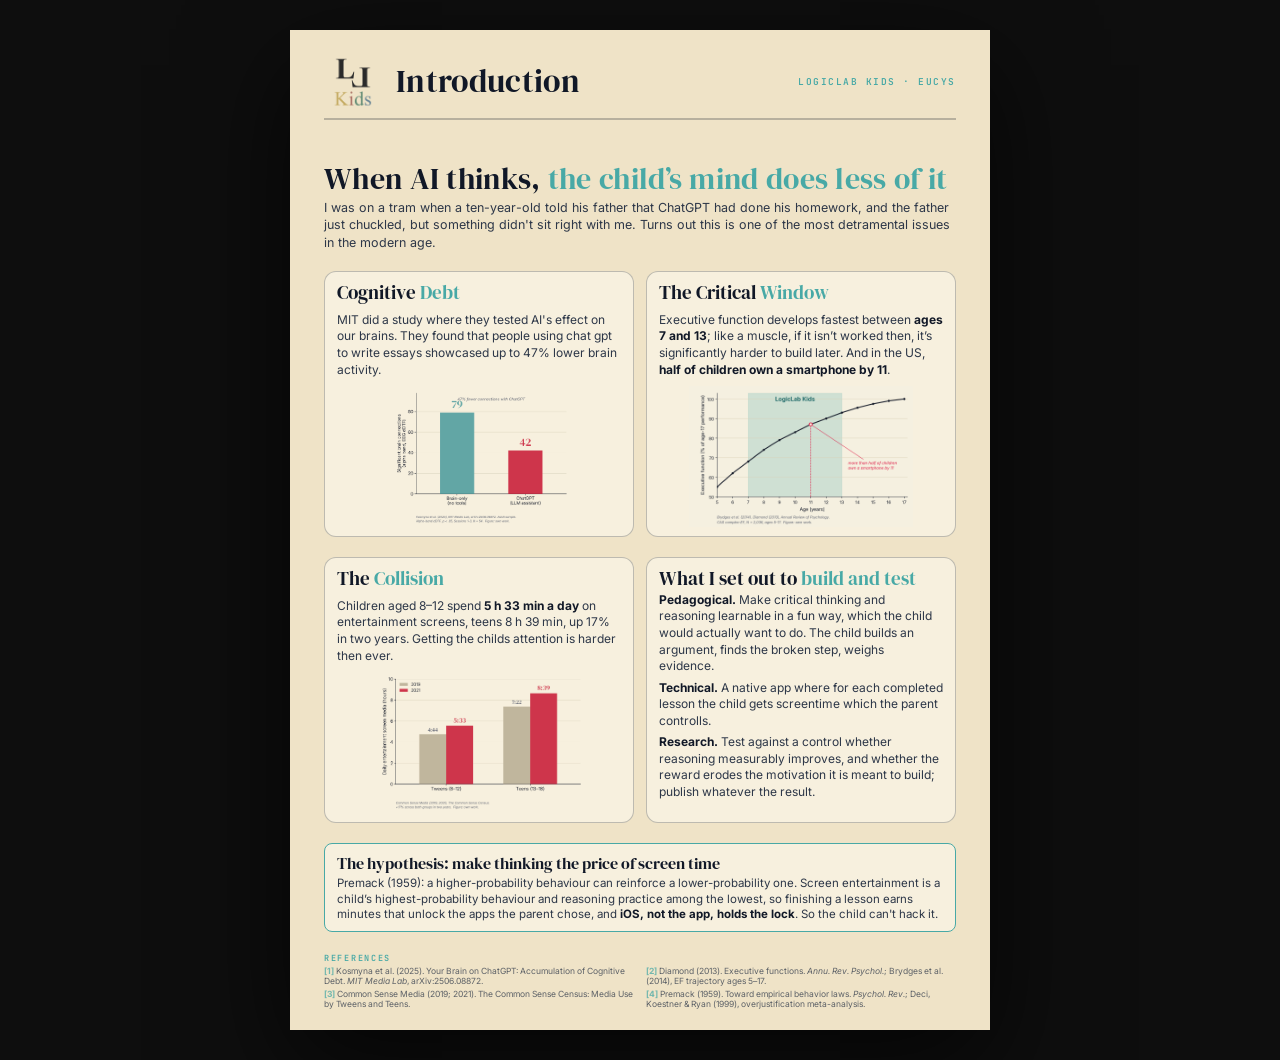
<file: poster_1.html>
<!DOCTYPE html>
<html lang="en"><head>
    <meta charset="UTF-8">
    <title>LogicLab Kids | Poster 1: Introduction (70x100 cm)</title>
    <link rel="preconnect" href="https://fonts.googleapis.com">
    <link rel="preconnect" href="https://fonts.gstatic.com" crossorigin="">
    <link href="https://fonts.googleapis.com/css2?family=DM+Serif+Display&amp;family=Inter:wght@300;400;500;600;700;800;900&amp;family=JetBrains+Mono:wght@400;500;600;700&amp;family=Playfair+Display:ital,wght@0,400;0,700;0,900;1,400&amp;display=swap" rel="stylesheet">
    <style>
        :root {
            --cream: #EFE3C7;
            --cream-light: #F7F0DE;
            --cream-dark: #E2D3B0;
            --dark: #111827;
            --dark-soft: #2D3748;
            --accent: #48A9A6;
            --accent-bright: #5CC5C2;
            --accent-deep: #37908D;
            --warm: #D4895A;
            --line: rgba(17, 24, 39, 0.12);
            --line-strong: rgba(17, 24, 39, 0.25);
            --display: 'DM Serif Display', serif;
            --sans: 'Inter', -apple-system, sans-serif;
            --serif: 'Playfair Display', Georgia, serif;
            --mono: 'JetBrains Mono', monospace;
            --radius-sm: 8px;
            --radius-md: 12px;
            --radius-lg: 14px;
        }

        *, *::before, *::after { margin: 0; padding: 0; box-sizing: border-box; }

        html, body {
            background: #0E0E0E;
            font-family: var(--sans);
            -webkit-font-smoothing: antialiased;
            margin: 0; padding: 0;
        }

        .poster-wrapper {
            display: flex;
            justify-content: center;
            align-items: center;
            padding: 30px;
            min-height: 100vh;
        }

        @page { size: 70cm 100cm; margin: 0; }

        .poster {
            width: 700px;
            height: 1000px;
            background: var(--cream);
            color: var(--dark);
            box-shadow: 0 35px 100px rgba(0, 0, 0, 0.65);
            display: flex;
            flex-direction: column;
            overflow: hidden;
            position: relative;
            padding: 22px 34px 20px;
            gap: 10px;
            justify-content: space-between;
        }

        /* ── HEADER ── */
        .hdr {
            display: flex;
            justify-content: space-between;
            align-items: center;
            border-bottom: 2px solid var(--line-strong);
            padding-bottom: 8px;
            flex-shrink: 0;
        }

        .hdr-left {
            display: flex;
            align-items: center;
            gap: 14px;
        }

        .logo-wrap {
            width: 58px;
            height: 58px;
            border-radius: 11px;
            background: transparent;
            padding: 0;
            display: flex;
            align-items: center;
            justify-content: center;
        }

        .logo-wrap img {
            width: 100%;
            height: 100%;
            object-fit: contain;
        }

        .hdr h1 {
            font-family: var(--display);
            font-size: 32px;
            font-weight: 400;
            line-height: 1;
            color: var(--dark);
            letter-spacing: 0.01em;
        }

        .hdr-right-badge {
            font-family: var(--mono);
            font-size: 9.5px;
            font-weight: 600;
            letter-spacing: 0.16em;
            text-transform: uppercase;
            color: var(--accent);
        }

        /* ── HERO ── */
        .hero {
            flex-shrink: 0;
            text-align: left;
        }

        .hero-tagline {
            font-family: var(--serif);
            font-size: 15px;
            font-style: italic;
            color: var(--accent-deep);
            margin-bottom: 2px;
        }

        .hero h2 {
            font-family: var(--display);
            font-size: 30px;
            font-weight: 400;
            line-height: 1.12;
            color: var(--dark);
            letter-spacing: 0.01em;
            margin-bottom: 3px;
        }

        .hero h2 .hl {
            color: var(--accent);
        }

        .hero-sub {
            font: 400 12.5px/1.4 var(--sans);
            color: var(--dark-soft);
        }

        /* ── 2-COLUMN CONTENT GRID ── */
        .content-grid {
            display: grid;
            grid-template-columns: 1fr 1fr;
            gap: 12px;
            flex-shrink: 0;
        }

        .body-col {
            background: var(--cream-light);
            border: 1px solid var(--line-strong);
            border-radius: var(--radius-md);
            padding: 10px 12px 9px;
            display: flex;
            flex-direction: column;
            gap: 6px;
        }

        /* chart boxes: title, a short paragraph, then the chart at the full
           width of the box. The charts carry their own source lines, so no
           separate caption. */
        .body-col.has-fig .fig { margin-top: 2px; display: flex; align-items: flex-end; justify-content: center; flex: 1; min-height: 0; }
        .body-col.has-fig .fig img { max-width: 100%; max-height: 141px; width: auto; height: auto; object-fit: contain; display: block; }

        .stitle {
            font-family: var(--display);
            font-size: 19px;
            font-weight: 400;
            line-height: 1.15;
            margin-bottom: 2px;
            color: var(--dark);
        }

        .stitle .hl { color: var(--accent); }

        .body-col p {
            font: 400 12px/1.38 var(--sans);
            color: var(--dark-soft);
        }
        .body-col p + p { margin-top: 5px; }

        .body-col p b {
            font-weight: 700;
            color: var(--dark);
        }

        /* ── FIGURE BOX (FULL SPREAD) ── */
        .img-wrap {
            background: transparent;
            padding: 2px 0 0;
            text-align: center;
            display: flex;
            flex-direction: column;
            justify-content: center;
        }

        .img-wrap img {
            width: 100%;
            height: 68px;
            object-fit: contain;
            display: block;
        }

        .img-cap {
            font: 400 9px/1.25 var(--mono);
            color: var(--dark-soft);
            margin-top: 3px;
            text-align: left;
            border-top: 1px solid var(--line);
            padding-top: 2px;
        }

        .img-cap b {
            color: var(--accent);
            font-weight: 700;
        }

        /* ── 3-DEVICE SHOWCASE STAGE: iPad, iPhone, Android ── */
        .phones-stage {
            background: var(--cream-light);
            border: 1px solid var(--line-strong);
            border-radius: var(--radius-md);
            padding: 10px 14px 8px;
            display: flex;
            flex-direction: column;
            flex-shrink: 0;
        }

        .stage-title {
            font-family: var(--display);
            font-size: 17px;
            font-weight: 400;
            color: var(--dark);
            margin-bottom: 4px;
            border-bottom: 1px solid var(--line);
            padding-bottom: 3px;
        }

        .phones-row {
            display: flex;
            align-items: flex-end;
            justify-content: center;
            gap: 14px;
            padding: 4px 0 2px;
        }

        .device-item {
            display: flex;
            flex-direction: column;
            align-items: center;
            justify-content: flex-end;
        }

        .device-item.ipad {
            flex: 1.35;
        }

        .device-item.ipad img {
            width: 100%;
            height: auto;
            max-height: 180px;
            object-fit: contain;
            filter: drop-shadow(0 8px 18px rgba(17, 24, 39, 0.20));
            border-radius: 6px;
        }

        .device-item.iphone, .device-item.android {
            flex: 0.85;
        }

        .device-item.iphone img, .device-item.android img {
            width: 100%;
            height: 195px;
            object-fit: contain;
            filter: drop-shadow(0 8px 18px rgba(17, 24, 39, 0.20));
            border-radius: 10px;
        }

        .phone-badge {
            font-family: var(--mono);
            font-size: 8.5px;
            font-weight: 600;
            letter-spacing: 0.05em;
            text-transform: uppercase;
            color: var(--dark);
            margin-top: 5px;
            background: #FCF8EE;
            padding: 2px 8px;
            border-radius: 6px;
            border: 1px solid var(--line);
            white-space: nowrap;
        }

        .stage-footer {
            border-top: 1px solid var(--line);
            padding-top: 4px;
            margin-top: 4px;
            display: flex;
            justify-content: space-between;
            align-items: center;
            font-family: var(--mono);
            font-size: 8.5px;
            color: var(--accent);
            font-weight: 600;
            letter-spacing: 0.05em;
        }

        /* ── PREMACK FRAMEWORK CARD ── */
        .premack-card {
            background: var(--cream-light);
            border: 1.5px solid var(--accent);
            border-radius: var(--radius-sm);
            padding: 8px 12px;
            flex-shrink: 0;
        }

        .premack-card h3 {
            font-family: var(--display);
            font-size: 16px;
            font-weight: 400;
            color: var(--dark);
            margin-bottom: 2px;
        }

        .premack-card p {
            font: 400 11.5px/1.36 var(--sans);
            color: var(--dark-soft);
        }

        .premack-card p b {
            color: var(--dark);
            font-weight: 700;
        }

        /* ── REFERENCES ── */
        .refs { flex-shrink: 0; }
        .refs-tag {
            font-family: var(--mono);
            font-size: 8.5px;
            font-weight: 600;
            letter-spacing: 0.2em;
            text-transform: uppercase;
            color: var(--accent);
            margin-bottom: 2px;
        }

        .refs-list {
            display: grid;
            grid-template-columns: 1fr 1fr;
            gap: 2px 12px;
        }

        .refs-list p {
            font: 400 8.5px/1.24 var(--sans);
            color: var(--dark-soft);
            opacity: 0.75;
        }

        .refs-list b {
            font-weight: 700;
            color: var(--accent);
            opacity: 1;
        }

        /* Print at true physical size. The posters are drawn at 10 px per cm,
           but 1 cm is 37.7952755 CSS px at 96 dpi, so without this scale the
           artwork lands in the top-left quarter of the sheet. */
        @media print {
            html, body { background: #fff; margin: 0; }
            .poster-wrapper { padding: 0; background: #fff; display: block; min-height: 0; }
            .poster {
                box-shadow: none;
                transform: scale(3.77952755);
                transform-origin: top left;
            }
        }
    </style>
</head>
<body>
<div class="poster-wrapper">
    <div class="poster">

        <!-- HEADER -->
        <div class="hdr">
            <div class="hdr-left">
                <div class="logo-wrap">
                    <img src="logo_logiclabkids.png" alt="LogicLab Kids">
                </div>
                <h1>Introduction</h1>
            </div>
            <div class="hdr-right-badge">LogicLab Kids · EUCYS</div>
        </div>

        <!-- HERO -->
        <div class="hero">
            <div class="hero-tagline"><br></div>
            <h2>When AI thinks, <span class="hl">the child’s mind does less of it</span></h2>
            <p class="hero-sub">I was on a tram when a ten-year-old told his father that ChatGPT had done his homework, and the father just chuckled, but something didn't sit right with me. Turns out this is one of the most detramental issues in the modern age.</p>
        </div>

        <!-- ROW 1: THE PROBLEM ─ cognitive debt + the window -->
        <div class="content-grid">
            <div class="body-col has-fig">
                <div class="stitle">Cognitive <span class="hl">Debt</span></div>
                <p>MIT did a study where they tested AI's effect on our brains. They found that people using chat gpt to write essays showcased up to 47% lower brain activity.</p>
                <div class="fig"><img src="posterimages/02_eeg_connectivity.png" alt="Significant brain connections, brain-only vs ChatGPT"></div>
            </div>
            <div class="body-col has-fig">
                <div class="stitle">The Critical <span class="hl">Window</span></div>
                <p>Executive function develops fastest between <b>ages 7 and 13</b>; like a muscle, if it isn’t worked then, it’s significantly harder to build later. And in the US, <b>half of children own a smartphone by 11</b>.</p>
                <div class="fig"><img src="posterimages/03_developmental_window.png" alt="Executive function developmental window"></div>
            </div>
        </div>

        <!-- ROW 2: THE COLLISION + WHAT I SET OUT TO DO -->
        <div class="content-grid">
            <div class="body-col has-fig">
                <div class="stitle">The <span class="hl">Collision</span></div>
                <p>Children aged 8–12 spend <b>5 h 33 min a day</b> on entertainment screens, teens 8 h 39 min, up 17% in two years. Getting the childs attention is harder then ever.</p>
                <div class="fig"><img src="posterimages/04_screen_media.png" alt="Daily entertainment screen media use by age group"></div>
            </div>
            <div class="body-col">
                <div>
                    <div class="stitle">What I set out to <span class="hl">build and test</span></div>
                    <p><b>Pedagogical.</b> Make critical thinking and reasoning learnable in a fun way, which the child would actually want to do. The child builds an argument, finds the broken step, weighs evidence.&nbsp;</p>
                    <p><b>Technical.</b> A native app where for each completed lesson the child gets screentime which the parent controlls.</p>
                    <p><b>Research.</b> Test against a control whether reasoning measurably improves, and whether the reward erodes the motivation it is meant to build; publish whatever the result.</p>
                </div>
            </div>
        </div>

        <!-- THE HYPOTHESIS -->
        <div class="premack-card">
            <h3>The hypothesis: make thinking the price of screen time</h3>
            <p>Premack (1959): a higher-probability behaviour can reinforce a lower-probability one. Screen entertainment is a child’s highest-probability behaviour and reasoning practice among the lowest, so finishing a lesson earns minutes that unlock the apps the parent chose, and <b>iOS, not the app, holds the lock</b>. So the child can't hack it.</p>
        </div>

        <!-- REFERENCES -->
        <div class="refs">
            <div class="refs-tag">References</div>
            <div class="refs-list">
                <p><b>[1]</b> Kosmyna et al. (2025). Your Brain on ChatGPT: Accumulation of Cognitive Debt. <i>MIT Media Lab</i>, arXiv:2506.08872.</p>
                <p><b>[2]</b> Diamond (2013). Executive functions. <i>Annu. Rev. Psychol.</i>; Brydges et al. (2014), EF trajectory ages 5–17.</p>
                <p><b>[3]</b> Common Sense Media (2019; 2021). The Common Sense Census: Media Use by Tweens and Teens.</p>
                <p><b>[4]</b> Premack (1959). Toward empirical behavior laws. <i>Psychol. Rev.</i>; Deci, Koestner &amp; Ryan (1999), overjustification meta-analysis.</p>
            </div>
        </div>

    </div>
</div>







</body></html>
</file>
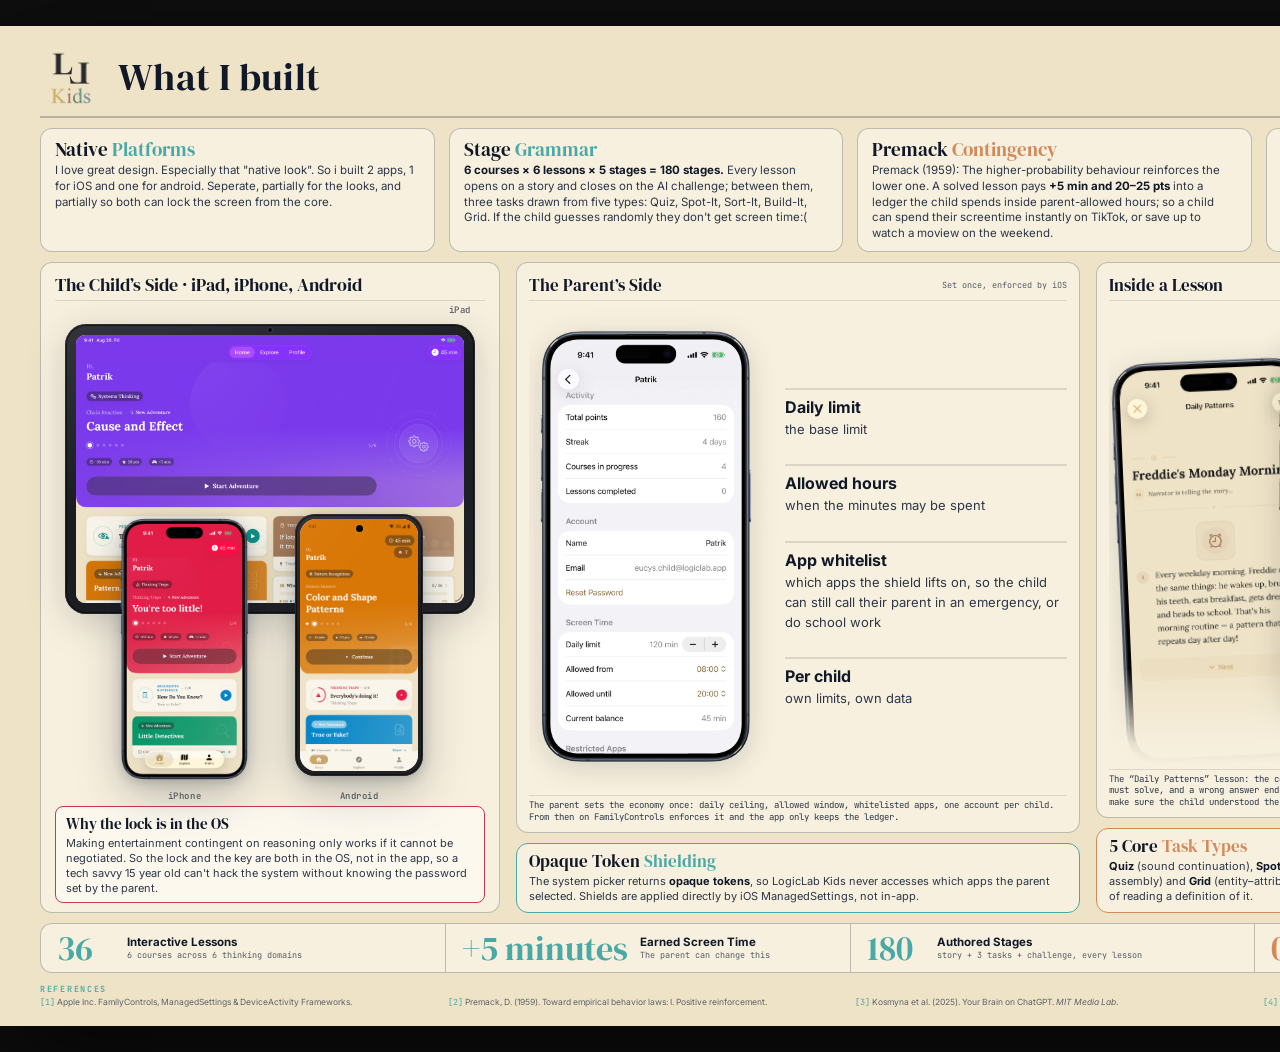
<file: poster_2.html>
<!DOCTYPE html>
<html lang="en"><head>
    <meta charset="UTF-8">
    <title>LogicLab Kids | Poster 2: Experimental and Method (170x100 cm)</title>
    <link rel="preconnect" href="https://fonts.googleapis.com">
    <link rel="preconnect" href="https://fonts.gstatic.com" crossorigin="">
    <link href="https://fonts.googleapis.com/css2?family=DM+Serif+Display&amp;family=Inter:wght@300;400;500;600;700;800;900&amp;family=JetBrains+Mono:wght@400;500;600;700&amp;family=Playfair+Display:ital,wght@0,400;0,700;0,900;1,400&amp;display=swap" rel="stylesheet">
    <style>
        :root {
            --cream: #EFE3C7;
            --cream-light: #F7F0DE;
            --cream-dark: #E2D3B0;
            --dark: #111827;
            --dark-soft: #2D3748;
            --accent: #48A9A6;
            --accent-bright: #5CC5C2;
            --accent-deep: #37908D;
            --warm: #D4895A;
            --line: rgba(17, 24, 39, 0.12);
            --line-strong: rgba(17, 24, 39, 0.25);
            --display: 'DM Serif Display', serif;
            --sans: 'Inter', -apple-system, sans-serif;
            --serif: 'Playfair Display', Georgia, serif;
            --mono: 'JetBrains Mono', monospace;
            --radius-sm: 8px;
            --radius-md: 12px;
            --radius-lg: 14px;
        }

        *, *::before, *::after { margin: 0; padding: 0; box-sizing: border-box; }

        html, body {
            background: #0E0E0E;
            font-family: var(--sans);
            -webkit-font-smoothing: antialiased;
            margin: 0; padding: 0;
        }

        /* The poster is a fixed 1700x1000 canvas. It is never re-laid-out to
           fit the window: a single uniform --fit scale is computed ONCE on
           load, so browser zoom magnifies a finished layout instead of
           re-solving it. The old centred-flex wrapper clipped the poster
           against the viewport, which is what made zooming feel broken. */
        .viewport {
            --fit: 1;
            position: relative;
            width: calc(1700px * var(--fit));
            height: calc(1000px * var(--fit));
            margin: 26px auto;
        }

        @page { size: 170cm 100cm; margin: 0; }

        .poster {
            position: absolute;
            top: 0; left: 0;
            transform: scale(var(--fit));
            transform-origin: top left;
            width: 1700px;
            height: 1000px;
            background: var(--cream);
            color: var(--dark);
            box-shadow: 0 35px 100px rgba(0, 0, 0, 0.65);
            display: flex;
            flex-direction: column;
            overflow: hidden;
            position: relative;
            padding: 20px 40px 18px;
            gap: 10px;
            justify-content: space-between;
        }

        /* ── HEADER ── */
        .hdr {
            display: flex;
            justify-content: space-between;
            align-items: center;
            border-bottom: 2px solid var(--line-strong);
            padding-bottom: 8px;
            flex-shrink: 0;
        }

        .hdr-left {
            display: flex;
            align-items: center;
            gap: 16px;
        }

        .logo-wrap {
            width: 62px;
            height: 62px;
            border-radius: 12px;
            background: transparent;
            padding: 0;
            display: flex;
            align-items: center;
            justify-content: center;
        }

        .logo-wrap img {
            width: 100%;
            height: 100%;
            object-fit: contain;
        }

        .hdr h1 {
            font-family: var(--display);
            font-size: 38px;
            font-weight: 400;
            line-height: 1;
            color: var(--dark);
            letter-spacing: 0.01em;
        }

        /* Matches poster_1 and poster_3: plain accent mono, no filled pill. */
        .hdr-badge {
            font-family: var(--mono);
            font-size: 9.5px;
            font-weight: 600;
            letter-spacing: 0.16em;
            text-transform: uppercase;
            color: var(--accent);
        }

        /* ── TOP ROW: 4 PILLAR CARDS ── */
        .body-top {
            display: grid;
            grid-template-columns: repeat(4, 1fr);
            gap: 14px;
            flex-shrink: 0;
        }

        .pillar-card {
            background: var(--cream-light);
            border: 1px solid var(--line-strong);
            border-radius: var(--radius-md);
            padding: 10px 14px 9px;
            display: flex;
            flex-direction: column;
            justify-content: space-between;
            min-height: 105px;
        }

        .card-hdr {
            display: flex;
            align-items: center;
            justify-content: space-between;
            margin-bottom: 2px;
        }

        .pillar-num {
            font-family: var(--mono);
            font-size: 9.5px;
            font-weight: 700;
            color: var(--accent);
        }

        .stitle {
            font-family: var(--display);
            font-size: 19px;
            font-weight: 400;
            line-height: 1.15;
            color: var(--dark);
            margin-bottom: 3px;
        }

        .stitle .hl { color: var(--accent); }
        .stitle .hl-warm { color: var(--warm); }

        .pillar-card p {
            font: 400 11.5px/1.38 var(--sans);
            color: var(--dark-soft);
        }

        .pillar-card p b {
            font-weight: 700;
            color: var(--dark);
        }

        /* ── BOTTOM ROW: 3 MAIN TECHNICAL COLUMNS ── */
        .body-bottom {
            display: grid;
            grid-template-columns: 460px 1fr 1fr;
            gap: 16px;
            flex: 1;
            min-height: 0;
        }

        /* COLUMN 1: PHONES SHOWCASE & PREMACK CARD */
        .col-phones {
            background: var(--cream-light);
            border: 1px solid var(--line-strong);
            border-radius: var(--radius-md);
            padding: 10px 14px 9px;
            display: flex;
            flex-direction: column;
            justify-content: space-between;
            min-height: 0;
        }

        .stage-title {
            font-family: var(--display);
            font-size: 17.5px;
            font-weight: 400;
            color: var(--dark);
            border-bottom: 1px solid var(--line);
            padding-bottom: 3px;
            margin-bottom: 3px;
            flex-shrink: 0;
        }

        /* two shipped screens, overlapped — the frames are baked into the PNGs */
        .phones-row {
            position: relative;
            flex: 1;
            min-height: 0;
            padding: 6px 0 2px;
        }

        /* ── DEVICE FAMILY ─────────────────────────────────────────────────
           Three devices, one material, nothing overlapping. iPad on top,
           iPhone and Android below on a shared baseline, each labelled.
           Real relative scale (phone ≈ 0.29 of an 11" iPad's width).
           The iPhone is the photographic frame used across the poster;
           the iPad and Android shells are drawn in the same dark titanium
           so the three read as one family, not three sources.           */
        .fam {
            position: absolute;
            left: 0; right: 0; top: 0; bottom: 0;
        }

        .shell {
            position: absolute;
            background: linear-gradient(160deg, #33353B 0%, #1A1B1F 45%, #222328 100%);
            box-shadow:
                inset 0 0 0 1px rgba(255, 255, 255, 0.11),
                inset 0 0 0 2px rgba(0, 0, 0, 0.55);
        }

        /* depth: one ambient shadow for the back device, a contact + ambient
           pair for the devices standing in front of it, and a soft ground
           under the phones so the family sits on one plane. */
        .shell.ipad {
            filter: drop-shadow(0 8px 18px rgba(17, 24, 39, 0.18));
        }
        /* the phones cast onto the iPad behind them: a tight edge shadow
           plus a long, soft one falling down-right. No ground blob. */
        .fam .dev-phone, .shell.android {
            filter: drop-shadow(0 3px 6px rgba(17, 24, 39, 0.20))
                    drop-shadow(0 14px 22px rgba(17, 24, 39, 0.26));
        }
        .shell .scr {
            position: absolute;
            overflow: hidden;
            background: #EFE7D2;
        }
        .shell .scr img {
            position: absolute;
            left: 0; top: 0;
            width: 100%; height: 100%;
            object-fit: cover;
            object-position: top center;
            display: block;
        }

        /* iPad 11", landscape */
        .shell.ipad {
            left: 10px; top: 20px;
            width: 410px; height: 290px;
            border-radius: 21px;
            z-index: 1;
        }
        .shell.ipad .scr {
            left: 11px; top: 11px; right: 11px; bottom: 11px;
            border-radius: 9px;
        }
        .shell.ipad .cam {
            position: absolute;
            top: 4px; left: 50%;
            width: 4px; height: 4px;
            margin-left: -2px;
            border-radius: 50%;
            background: #0A0A0C;
            box-shadow: 0 0 0 1px rgba(255, 255, 255, 0.07);
        }

        /* iPhone — photographic frame, same height as the Android shell */
        .fam .dev-phone {
            position: absolute;
            left: 60px; bottom: 20px;
            height: 274px; width: auto;
            z-index: 3;
        }

        /* Android — flatter body, squarer corners, punch-hole */
        .shell.android {
            left: 240px; bottom: 30px;
            width: 128px; height: 262px;
            border-radius: 20px;
            z-index: 2;
        }
        .shell.android .scr {
            left: 5px; top: 5px; right: 5px; bottom: 5px;
            border-radius: 16px;
        }
        /* a real capture from the Android build, status bar included */
        .shell.android .scr img { top: 0; height: 100%; }
        .shell.android .hole {
            position: absolute;
            top: 11px; left: 50%;
            width: 7px; height: 7px;
            margin-left: -3.5px;
            border-radius: 50%;
            background: #050507;
            box-shadow: 0 0 0 1px rgba(255, 255, 255, 0.07);
            z-index: 2;
        }

        .dev-label {
            position: absolute;
            font-family: var(--mono);
            font-size: 9px;
            font-weight: 600;
            letter-spacing: 0.06em;
            color: var(--dark-soft);
            opacity: 0.75;
            text-align: center;
        }
        .dev-label { z-index: 4; }
        .dev-label.l-ipad    { top: 0; right: 14px; }
        .dev-label.l-iphone  { bottom: 4px; left: 60px;  width: 139px; }
        .dev-label.l-android { bottom: 4px; left: 240px; width: 128px; }

        .phone-badge {
            font-family: var(--mono);
            font-size: 8px;
            font-weight: 600;
            letter-spacing: 0.06em;
            text-transform: uppercase;
            color: var(--dark);
            margin-top: 5px;
            background: #FCF8EE;
            padding: 2px 6px;
            border-radius: 6px;
            border: 1px solid var(--line);
            white-space: nowrap;
        }

        .premack-box {
            background: #FCF8EE;
            border: 1.5px solid #CF364C;   /* the red of the child's home screen */
            border-radius: var(--radius-sm);
            padding: 7px 10px;
        }

        .premack-box h4 {
            font-family: var(--display);
            font-size: 14.5px;
            font-weight: 400;
            color: var(--dark);
            margin-bottom: 2px;
        }

        .premack-box p {
            font: 400 11px/1.35 var(--sans);
            color: var(--dark-soft);
        }

        /* COLUMNS 2 & 3: FIGURE BOX + TECHNICAL PANEL */
        .tech-col {
            display: flex;
            flex-direction: column;
            gap: 10px;
            min-height: 0;
        }

        .figure-box {
            background: var(--cream-light);
            border: 1px solid var(--line-strong);
            border-radius: var(--radius-md);
            padding: 10px 12px 8px;
            display: flex;
            flex-direction: column;
            flex: 1;
            min-height: 0;
            justify-content: space-between;
        }

        .fig-header {
            display: flex;
            align-items: center;
            justify-content: space-between;
            border-bottom: 1px solid var(--line);
            padding-bottom: 3px;
            margin-bottom: 4px;
            flex-shrink: 0;
        }

        .fig-title {
            font-family: var(--display);
            font-size: 17px;
            font-weight: 400;
            color: var(--dark);
        }

        .fig-sub {
            font-family: var(--mono);
            font-size: 8.5px;
            color: var(--dark-soft);
            opacity: 0.8;
        }

        .fig-canvas {
            flex: 1;
            min-height: 0;
            display: flex;
            align-items: center;
            justify-content: center;
            background: transparent;
            padding: 2px 0;
            overflow: hidden;
        }

        .fig-canvas img {
            width: 100%;
            height: 100%;
            object-fit: contain;
            display: block;
        }


        /* ── DEVICE STAGES ──────────────────────────────────────────
           Real Apple mockup frames (1419×2796, screen at 120,120).
           The canvas is 539 × 489, so the devices are sized in px and
           deliberately run past the bottom edge: cropping is what lets
           them be large enough to read instead of shrinking to fit.   */
        .fig-canvas.stage {
            position: relative;
            display: block;
            overflow: hidden;
            padding: 0;
        }

        .dev {
            position: absolute;
            width: auto;
            filter: drop-shadow(0 6px 14px rgba(17, 24, 39, 0.16));
        }

        /* middle — one parent screen, upright, whole. The parent's side is a
           thing you set once, so it gets one calm screen, not a pile. */
        .dev-solo { position: absolute; left: 2px; top: 15px; width: 230px; }
        .dev-solo img { position: static; display: block; width: 100%; }

        .spec-list {
            position: absolute;
            right: 0;
            top: 50%;
            transform: translateY(-50%);
            width: 282px;
            z-index: 3;
            display: flex;
            flex-direction: column;
            gap: 26px;
        }

        .spec-list > div {
            border-top: 1px solid var(--line-strong);
            padding-top: 8px;
        }

        .spec-list b {
            display: block;
            font: 700 16px/1.25 var(--sans);
            color: var(--dark);
            margin-bottom: 1px;
        }

        .spec-list span {
            font: 400 13px/1.4 var(--sans);
            color: var(--dark-soft);
        }

        /* right — three stages, overlapped and stepping up, all cropped by the edge */
        .dev-fan { position: absolute; inset: 0; }

        /* The fan runs past the bottom edge on purpose: cropping is what lets
           the screens stay large enough to read. This fades the cut into the
           panel so it reads as a deliberate edge, not a clipped image. */
        .dev-fan::after {
            content: "";
            position: absolute;
            left: 0; right: 0; bottom: 0;
            height: 96px;
            z-index: 4;
            pointer-events: none;
            background: linear-gradient(
                to bottom,
                rgba(247, 240, 222, 0) 0%,
                rgba(247, 240, 222, 0.55) 45%,
                rgba(247, 240, 222, 0.93) 78%,
                var(--cream-light) 100%
            );
        }
        .dev-fan figure { position: absolute; width: 215px; }
        .dev-fan figure img { position: static; display: block; width: 100%; }

        .dev-fan .s1 { left: 0;     top: 45px; z-index: 1; transform: rotate(-2.5deg); }
        .dev-fan .s2 { left: 161px; top: 16px; z-index: 3; }
        .dev-fan .s3 { left: 322px; top: 45px; z-index: 2; transform: rotate(2.5deg); }

        .fig-footer {
            border-top: 1px solid var(--line);
            padding-top: 4px;
            margin-top: 4px;
            font-family: var(--mono);
            font-size: 9px;
            line-height: 1.3;
            color: var(--dark-soft);
            flex-shrink: 0;
        }

        .fig-footer b {
            font-weight: 700;
            color: var(--accent);
        }

        .fig-footer.warm b {
            color: var(--warm);
        }

        .info-panel {
            background: var(--cream-light);
            border-radius: var(--radius-md);
            padding: 9px 12px;
            border: 1px solid var(--line-strong);
            flex-shrink: 0;
        }

        .info-panel.accent { border: 1.5px solid var(--accent); }
        .info-panel.warm { border: 1.5px solid var(--warm); }

        .info-panel .stitle {
            font-size: 16.5px;
            margin-bottom: 2px;
        }

        .info-panel p {
            font: 400 11px/1.36 var(--sans);
            color: var(--dark-soft);
        }

        .info-panel p b {
            font-weight: 700;
            color: var(--dark);
        }

        /* ── BOTTOM STATS STRIP ── */
        .bottom-strip {
            display: flex;
            border-radius: var(--radius-md);
            overflow: hidden;
            border: 1px solid var(--line-strong);
            background: var(--cream-light);
            flex-shrink: 0;
        }

        .strip-item {
            flex: 1;
            padding: 7px 16px;
            display: grid;
            grid-template-columns: auto 1fr;
            grid-template-rows: auto auto;
            column-gap: 12px;
            align-items: center;
            text-align: left;
        }
        .strip-item .strip-num { grid-row: 1 / span 2; align-self: center; }

        .strip-item + .strip-item {
            border-left: 1px solid var(--line-strong);
        }

        .strip-num {
            font-family: var(--display);
            font-size: 34px;
            line-height: 1;
            color: var(--accent);
            margin-bottom: 0;
            min-width: 58px;
        }

        .strip-num.warm { color: var(--warm); }

        .strip-label {
            font-family: var(--sans);
            font-size: 11.5px;
            font-weight: 700;
            color: var(--dark);
            align-self: end;
        }

        .strip-sub {
            font-family: var(--mono);
            font-size: 8.5px;
            color: var(--dark-soft);
            opacity: 0.8;
            align-self: start;
        }

        /* ── REFERENCES ── */
        .refs { flex-shrink: 0; }
        .refs-tag {
            font-family: var(--mono);
            font-size: 8.5px;
            font-weight: 600;
            letter-spacing: 0.2em;
            text-transform: uppercase;
            color: var(--accent);
            margin-bottom: 2px;
        }

        .refs-list {
            display: grid;
            grid-template-columns: repeat(4, 1fr);
            gap: 10px;
        }

        .refs-list p {
            font: 400 8.5px/1.24 var(--sans);
            color: var(--dark-soft);
            opacity: 0.75;
        }

        .refs-list b {
            font-family: var(--mono);
            font-weight: 700;
            color: var(--accent);
            opacity: 1;
        }

        /* Print at true physical size. The posters are drawn at 10 px per cm,
           but 1 cm is 37.7952755 CSS px at 96 dpi, so without this scale the
           artwork lands in the top-left quarter of the sheet. */
        @media print {
            html, body { background: #fff; margin: 0; }
            .viewport { --fit: 3.77952755 !important; width: 1700px; height: 1000px; margin: 0; }
            .poster { box-shadow: none; }
        }
    </style>
</head>
<body>
<div class="viewport">
    <div class="poster">

        <!-- HEADER -->
        <div class="hdr">
            <div class="hdr-left">
                <div class="logo-wrap">
                    <img src="logo_logiclabkids.png" alt="LogicLab Kids">
                </div>
                <h1>What I built</h1>
            </div>
            <div class="hdr-badge">LogicLab Kids · EUCYS</div>
        </div>

        <!-- TOP ROW: 4 PILLAR ARCHITECTURE CARDS -->
        <div class="body-top">

            <!-- Pillar 1 -->
            <div class="pillar-card">
                <div class="card-hdr">
                    <span class="stitle" style="margin-bottom: 0;">Native <span class="hl">Platforms</span></span>
                    <span class="pillar-num"><br></span>
                </div>
                <p>I love great design. Especially that "native look". So i built 2 apps, 1 for iOS and one for android. Seperate, partially for the looks, and partially so both can lock the screen from the core.<br><br><br></p>
            </div>

            <!-- Pillar 2 -->
            <div class="pillar-card">
                <div class="card-hdr">
                    <span class="stitle" style="margin-bottom: 0;">Stage <span class="hl">Grammar</span></span>
                    <span class="pillar-num"><br></span>
                </div>
                <p><b>6 courses × 6 lessons × 5 stages = 180 stages.</b> Every lesson opens on a story and closes on the AI challenge; between them, three tasks drawn from five types: Quiz, Spot-It, Sort-It, Build-It, Grid. If the child guesses randomly they don't get screen time:(<br><br></p>
            </div>

            <!-- Pillar 3 -->
            <div class="pillar-card">
                <div class="card-hdr">
                    <span class="stitle" style="margin-bottom: 0;">Premack <span class="hl-warm">Contingency</span></span>
                    <span class="pillar-num" style="color: var(--warm);"><br></span>
                </div>
                <p>Premack (1959): The higher-probability behaviour reinforces the lower one. A solved lesson pays <b>+5 min and 20–25 pts</b> into a ledger the child spends inside parent-allowed hours; so a child can spend their screentime instantly on TikTok, or save up to watch a moview on the weekend.</p>
            </div>

            <!-- Pillar 4 -->
            <div class="pillar-card">
                <div class="card-hdr">
                    <span class="stitle" style="margin-bottom: 0;">Constrained <span class="hl">Gemini</span></span>
                    <span class="pillar-num"><br></span>
                </div>
                <p>The challenge is the app’s only AI surface and always the last stage. The system prompt forbids stating the answer and caps every reply at three sentences, here the child argues against the ai, which then fairly judges the argument.<br><br></p>
            </div>

        </div>

        <!-- BOTTOM ROW: PHONES SHOWCASE + 2 TECHNICAL COLUMNS -->
        <div class="body-bottom">

            <!-- COLUMN 1: PHONES SHOWCASE + PREMACK CARD -->
            <div class="col-phones">
                <div class="stage-title">The Child’s Side · iPad, iPhone, Android</div>

                <div class="phones-row">
                    <div class="fam">
                        <div class="shell ipad"><span class="cam"></span>
                            <div class="scr"><img src="posterimages/ipad_home_en.png" alt="LogicLab Kids on iPad"></div>
                        </div>
                        <img class="dev-phone" src="posterimages/framed2/home_en.png" alt="LogicLab Kids on iPhone">
                        <div class="shell android"><span class="hole"></span>
                            <div class="scr"><img src="posterimages/android_home.png" alt="LogicLab Kids on Android"></div>
                        </div>
                        <div class="dev-label l-ipad">iPad</div>
                        <div class="dev-label l-iphone">iPhone</div>
                        <div class="dev-label l-android">Android</div>
                    </div>
                </div>

                <div class="premack-box">
                    <h4>Why the lock is in the OS</h4>
                    <p>Making entertainment contingent on reasoning only works if it cannot be negotiated. So the lock and the key are both in the OS, not in the app, so a tech savvy 15 year old can't hack the system without knowing the password set by the parent.</p>
                </div>
            </div>

            <!-- COLUMN 2: ARCHITECTURE SCHEMATIC + OS SECURITY -->
            <div class="tech-col">
                <div class="figure-box">
                    <div class="fig-header">
                        <span class="fig-title">The Parent’s Side</span>
                        <span class="fig-sub">Set once, enforced by iOS</span>
                    </div>
                    <div class="fig-canvas stage">
                        <div class="dev-solo">
                            <img class="dev" src="posterimages/framed2/parent.png" alt="Screen-time settings">
                        </div>
                        <div class="spec-list">
                            <div><b>Daily limit</b><span>the base limit</span></div>
                            <div><b>Allowed hours</b><span>when the minutes may be spent</span></div>
                            <div><b>App whitelist</b><span>which apps the shield lifts on, so the child can still call their parent in an emergency, or do school work</span></div>
                            <div><b>Per child</b><span>own limits, own data</span></div>
                        </div>
                    </div>
                    <div class="fig-footer">The parent sets the economy once: daily ceiling, allowed window, whitelisted apps, one account per child. From then on FamilyControls enforces it and the app only keeps the ledger.</div>
                </div>

                <div class="info-panel accent">
                    <div class="stitle">Opaque Token <span class="hl">Shielding</span></div>
                    <p>The system picker returns <b>opaque tokens</b>, so LogicLab Kids never accesses which apps the parent selected. Shields are applied directly by iOS ManagedSettings, not in-app.</p>
                </div>
            </div>

            <!-- COLUMN 3: STAGE GRAMMAR + REWARD LOOP -->
            <div class="tech-col">
                <div class="figure-box">
                    <div class="fig-header">
                        <span class="fig-title">Inside a Lesson</span>
                        <span class="fig-sub">Story → Task → Explanation → Challenge</span>
                    </div>
                    <div class="fig-canvas stage">
                        <div class="dev-fan">
                            <figure class="s1"><img class="dev" src="posterimages/framed2/story.png" alt="Story stage"></figure>
                            <figure class="s2"><img class="dev" src="posterimages/framed2/quiz.png" alt="Task stage"></figure>
                            <figure class="s3"><img class="dev" src="posterimages/framed2/feedback.png" alt="Feedback stage"></figure>
                        </div>
                    </div>
                    <div class="fig-footer warm">The “Daily Patterns” lesson: the concept arrives inside a scene the child knows, becomes a task the child must solve, and a wrong answer ends in an explanation, never a penalty. A socratic AI chat comes last to make sure the child understood the concept, and isn't just mashing buttons.</div>
                </div>

                <div class="info-panel warm">
                    <div class="stitle">5 Core <span class="hl-warm">Task Types</span></div>
                    <p><b>Quiz</b> (sound continuation), <b>Spot-It</b> (faulty step), <b>Sort-It</b> (inference chain), <b>Build-It</b> (conclusion assembly) and <b>Grid</b> (entity–attribute matching). In every type the child acts on the argument instead of reading a definition of it.</p>
                </div>
            </div>

        </div>

        <!-- BOTTOM STATS STRIP -->
        <div class="bottom-strip">
            <div class="strip-item">
                <div class="strip-num">36</div>
                <div class="strip-label">Interactive Lessons</div>
                <div class="strip-sub">6 courses across 6 thinking domains</div>
            </div>
            <div class="strip-item">
                <div class="strip-num">+5 minutes</div>
                <div class="strip-label">Earned Screen Time</div>
                <div class="strip-sub">The parent can change this</div>
            </div>
            <div class="strip-item">
                <div class="strip-num">180</div>
                <div class="strip-label">Authored Stages</div>
                <div class="strip-sub">story + 3 tasks + challenge, every lesson</div>
            </div>
            <div class="strip-item">
                <div class="strip-num warm">0</div>
                <div class="strip-label">Network Calls per Lesson</div>
                <div class="strip-sub">shield applied by iOS ManagedSettings</div>
            </div>
        </div>

        <!-- REFERENCES -->
        <div class="refs">
            <div class="refs-tag">References</div>
            <div class="refs-list">
                <p><b>[1]</b> Apple Inc. FamilyControls, ManagedSettings &amp; DeviceActivity Frameworks.</p>
                <p><b>[2]</b> Premack, D. (1959). Toward empirical behavior laws: I. Positive reinforcement.</p>
                <p><b>[3]</b> Kosmyna et al. (2025). Your Brain on ChatGPT. <i>MIT Media Lab</i>.</p>
                <p><b>[4]</b> LogicLab Kids System Architecture &amp; Build Specification (2026).</p>
            </div>
        </div>

    </div>
</div>
<script>
(function () {
    var vp = document.querySelector('.viewport');
    if (navigator.webdriver || location.search.indexOf('full') !== -1) return;
    var dpr = window.devicePixelRatio;
    function fit() {
        vp.style.setProperty('--fit', Math.min(
            1, (window.innerWidth - 52) / 1700, (window.innerHeight - 52) / 1000));
    }
    fit();
    window.addEventListener('resize', function () {
        // devicePixelRatio changed => the user zoomed the browser. Leave --fit
        // alone so cmd-plus enlarges the poster instead of re-fitting it.
        if (window.devicePixelRatio !== dpr) { dpr = window.devicePixelRatio; return; }
        fit();
    });
})();
</script>






</body></html>
</file>
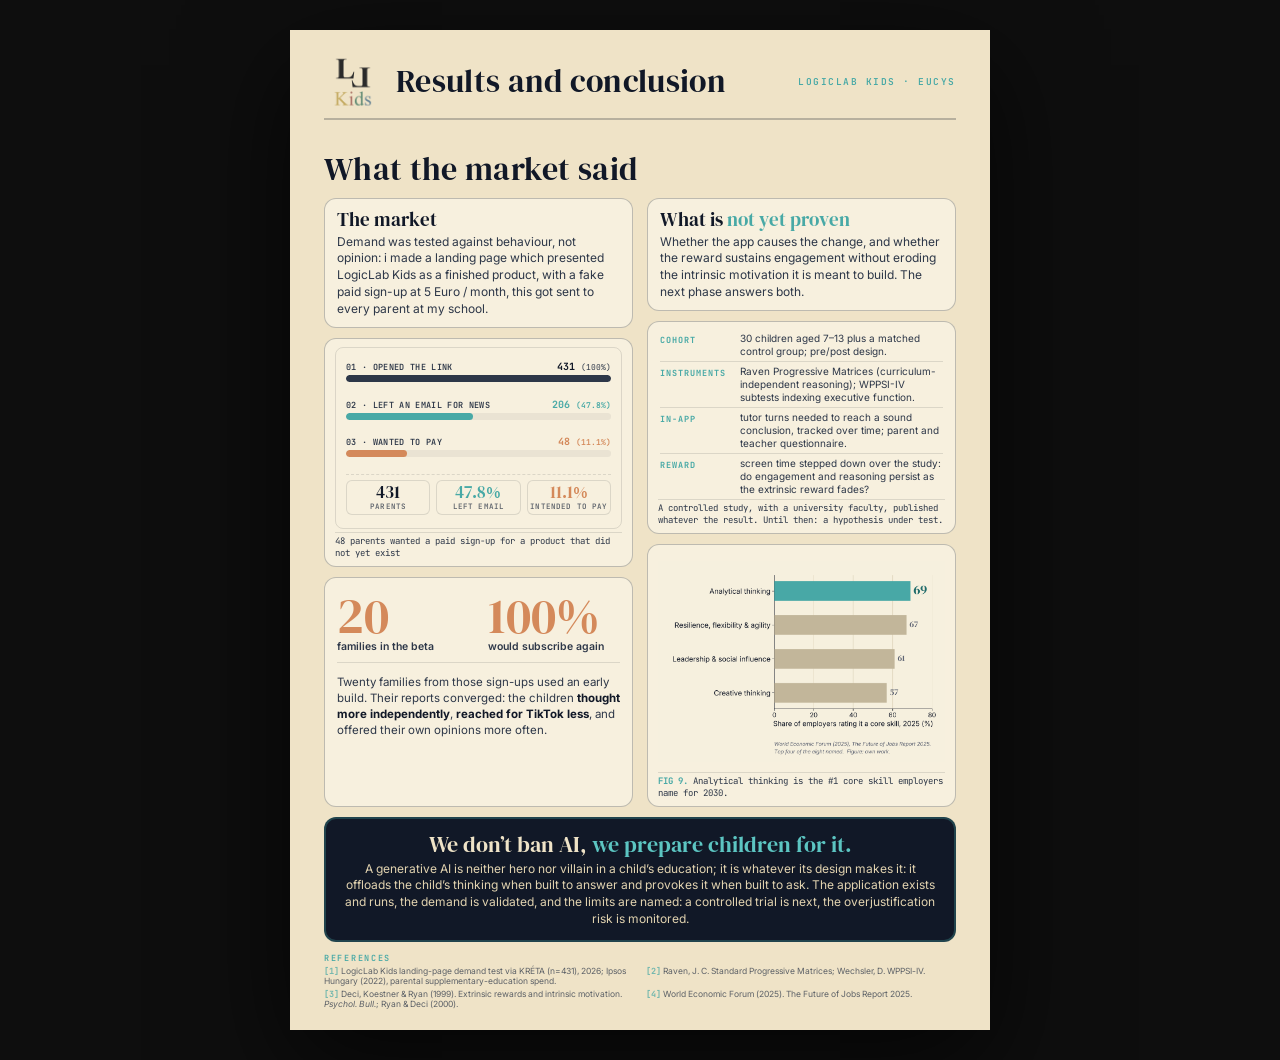
<file: poster_3.html>
<!DOCTYPE html>
<html lang="en"><head>
    <meta charset="UTF-8">
    <title>LogicLab Kids | Poster 3: Results and Conclusion (70x100 cm)</title>
    <link rel="preconnect" href="https://fonts.googleapis.com">
    <link rel="preconnect" href="https://fonts.gstatic.com" crossorigin="">
    <link href="https://fonts.googleapis.com/css2?family=DM+Serif+Display&amp;family=Inter:wght@300;400;500;600;700;800;900&amp;family=JetBrains+Mono:wght@400;500;600;700&amp;family=Playfair+Display:ital,wght@0,400;0,700;0,900;1,400&amp;display=swap" rel="stylesheet">
    <style>
        :root {
            --cream: #EFE3C7;
            --cream-light: #F7F0DE;
            --cream-dark: #E2D3B0;
            --dark: #111827;
            --dark-soft: #2D3748;
            --accent: #48A9A6;
            --accent-bright: #5CC5C2;
            --accent-deep: #37908D;
            --warm: #D4895A;
            --line: rgba(17, 24, 39, 0.12);
            --line-strong: rgba(17, 24, 39, 0.25);
            --display: 'DM Serif Display', serif;
            --sans: 'Inter', -apple-system, sans-serif;
            --serif: 'Playfair Display', Georgia, serif;
            --mono: 'JetBrains Mono', monospace;
            --radius-sm: 8px;
            --radius-md: 12px;
            --radius-lg: 14px;
        }

        *, *::before, *::after { margin: 0; padding: 0; box-sizing: border-box; }

        html, body {
            background: #0E0E0E;
            font-family: var(--sans);
            -webkit-font-smoothing: antialiased;
            margin: 0; padding: 0;
        }

        .poster-wrapper {
            display: flex;
            justify-content: center;
            align-items: center;
            padding: 30px;
            min-height: 100vh;
        }

        @page { size: 70cm 100cm; margin: 0; }

        .poster {
            width: 700px;
            height: 1000px;
            background: var(--cream);
            color: var(--dark);
            box-shadow: 0 35px 100px rgba(0, 0, 0, 0.65);
            display: flex;
            flex-direction: column;
            overflow: hidden;
            position: relative;
            padding: 22px 34px 20px;
            gap: 10px;
            justify-content: space-between;
        }

        /* ── HEADER ── */
        .hdr {
            display: flex;
            justify-content: space-between;
            align-items: center;
            border-bottom: 2px solid var(--line-strong);
            padding-bottom: 8px;
            flex-shrink: 0;
        }

        .hdr-left {
            display: flex;
            align-items: center;
            gap: 14px;
        }

        .logo-wrap {
            width: 58px;
            height: 58px;
            border-radius: 11px;
            background: transparent;
            padding: 0;
            display: flex;
            align-items: center;
            justify-content: center;
        }

        .logo-wrap img {
            width: 100%;
            height: 100%;
            object-fit: contain;
        }

        .hdr h1 {
            font-family: var(--display);
            font-size: 32px;
            font-weight: 400;
            line-height: 1;
            color: var(--dark);
            letter-spacing: 0.01em;
        }

        .hdr-right-badge {
            font-family: var(--mono);
            font-size: 9.5px;
            font-weight: 600;
            letter-spacing: 0.16em;
            text-transform: uppercase;
            color: var(--accent);
        }

        /* ── HERO ── */
        .hero {
            flex-shrink: 0;
            text-align: left;
        }

        .hero-tagline {
            font-family: var(--serif);
            font-size: 15px;
            font-style: italic;
            color: var(--accent-deep);
            margin-bottom: 2px;
        }

        .hero h2 {
            font-family: var(--display);
            font-size: 32px;
            font-weight: 400;
            line-height: 1.12;
            color: var(--dark);
            letter-spacing: 0.01em;
        }

        .hero h2 .hl { color: var(--accent); }

        /* ── TWO-COLUMN BALANCED CONTENT GRID ── */
        .content-grid {
            display: grid;
            grid-template-columns: 1fr 1fr;
            gap: 14px;
            flex: 1;
            min-height: 0;
        }

        .grid-col {
            display: flex;
            flex-direction: column;
            gap: 10px;
            min-height: 0;
        }

        .col-intro {
            background: var(--cream-light);
            border: 1px solid var(--line-strong);
            border-radius: var(--radius-md);
            padding: 10px 12px 9px;
            flex-shrink: 0;
        }

        .stitle {
            font-family: var(--display);
            font-size: 19px;
            font-weight: 400;
            line-height: 1.15;
            margin-bottom: 3px;
            color: var(--dark);
        }

        .stitle .hl { color: var(--accent); }

        p {
            font: 400 12px/1.4 var(--sans);
            color: var(--dark-soft);
        }

        p b { font-weight: 700; color: var(--dark); }

        /* ── FIGURE BOXES (MAXIMIZED CANVAS) ── */
        .figure-box {
            background: var(--cream-light);
            border: 1px solid var(--line-strong);
            border-radius: var(--radius-md);
            padding: 8px 10px 7px;
            display: flex;
            flex-direction: column;
            flex: 1;
            min-height: 0;
            justify-content: space-between;
        }

        .fig-canvas {
            flex: 1;
            min-height: 0;
            display: flex;
            align-items: center;
            justify-content: center;
            background: transparent;
            padding: 2px 0;
            overflow: hidden;
        }

        .fig-canvas img {
            width: 100%;
            height: 100%;
            max-height: 155px;
            object-fit: contain;
            display: block;
        }

        .fig-footer {
            border-top: 1px solid var(--line);
            padding-top: 3px;
            margin-top: 3px;
            font-family: var(--mono);
            font-size: 9px;
            line-height: 1.3;
            color: var(--dark-soft);
            flex-shrink: 0;
        }

        .fig-footer b {
            font-weight: 700;
            color: var(--accent);
        }

        .fig-footer.warm b {
            color: var(--warm);
        }

        /* ── MARKET TRACTION FUNNEL CARD ── */
        .funnel-canvas {
            background: transparent;
            border-radius: var(--radius-sm);
            border: 1px solid var(--line);
            padding: 8px 10px;
            display: flex;
            flex-direction: column;
            justify-content: space-around;
            gap: 6px;
            flex: 1;
        }

        .funnel-row {
            display: flex;
            flex-direction: column;
            gap: 2px;
        }

        .funnel-meta {
            display: flex;
            justify-content: space-between;
            align-items: baseline;
            font-family: var(--mono);
            font-size: 8.5px;
        }

        .funnel-label {
            font-weight: 600;
            color: var(--dark-soft);
            text-transform: uppercase;
            letter-spacing: 0.04em;
        }

        .funnel-val {
            font-weight: 700;
            font-size: 10px;
            color: var(--dark);
        }

        .funnel-val.teal { color: var(--accent); }
        .funnel-val.warm { color: var(--warm); }

        .funnel-bar-bg {
            height: 7px;
            background: rgba(17, 24, 39, 0.06);
            border-radius: 4px;
            overflow: hidden;
            position: relative;
        }

        .funnel-bar {
            height: 100%;
            border-radius: 4px;
        }

        .funnel-pills {
            display: grid;
            grid-template-columns: repeat(3, 1fr);
            gap: 6px;
            margin-top: 2px;
            border-top: 1px dashed var(--line);
            padding-top: 5px;
        }

        .funnel-pill {
            text-align: center;
            background: var(--cream-light);
            border: 1px solid var(--line);
            border-radius: 6px;
            padding: 3px 2px;
        }

        .pill-num {
            font-family: var(--display);
            font-size: 17px;
            line-height: 1;
            font-weight: 400;
            color: var(--dark);
        }

        .funnel-pill.teal .pill-num { color: var(--accent); }
        .funnel-pill.warm .pill-num { color: var(--warm); }

        .pill-txt {
            font-family: var(--mono);
            font-size: 7.5px;
            font-weight: 600;
            text-transform: uppercase;
            color: var(--dark-soft);
            opacity: 0.75;
            letter-spacing: 0.02em;
        }

        /* ── CONCLUSION ── */
        .conclusion {
            padding: 12px 18px;
            background: var(--dark);
            border-radius: var(--radius-md);
            text-align: center;
            position: relative;
            border: 2px solid rgba(72,169,166,0.3);
            flex-shrink: 0;
        }

        .conclusion h2 {
            font-family: var(--display);
            font-size: 22px;
            font-weight: 400;
            color: var(--cream);
            line-height: 1.2;
            margin-bottom: 3px;
        }

        .conclusion h2 .hl { color: var(--accent-bright); }

        .conclusion p {
            font: 400 12px/1.4 var(--sans);
            color: var(--cream-dark);
        }

        /* ── REFERENCES ── */
        .refs { flex-shrink: 0; }
        .refs-tag {
            font-family: var(--mono);
            font-size: 8.5px;
            font-weight: 600;
            letter-spacing: 0.2em;
            text-transform: uppercase;
            color: var(--accent);
            margin-bottom: 2px;
        }

        .refs-list {
            display: grid;
            grid-template-columns: 1fr 1fr;
            gap: 2px 12px;
        }

        .refs-list p {
            font: 400 8.5px/1.24 var(--sans);
            color: var(--dark-soft);
            opacity: 0.75;
        }

        .refs-list b {
            font-family: var(--mono);
            font-weight: 700;
            color: var(--accent);
            opacity: 1;
        }

        /* ── PROTOCOL + NOTE PANELS ── */
        .proto { display: flex; flex-direction: column; gap: 3px; padding: 2px 2px 0; }
        .prow { display: grid; grid-template-columns: 72px 1fr; gap: 8px; border-top: 1px solid var(--line); padding-top: 3px; }
        .prow:first-child { border-top: 0; padding-top: 0; }
        .pk { font-family: var(--mono); font-size: 8.5px; font-weight: 700; letter-spacing: 0.12em; text-transform: uppercase; color: var(--accent); padding-top: 2px; }
        .pv { font: 400 10px/1.3 var(--sans); color: var(--dark-soft); }
        .note { padding: 4px 2px 2px; display: flex; flex-direction: column; gap: 6px; }
        .note-k { font-family: var(--mono); font-size: 8.5px; font-weight: 700; letter-spacing: 0.12em; text-transform: uppercase; color: var(--warm); }
        .note p { font: 400 11.5px/1.38 var(--sans); }
        .bigstat { display: flex; gap: 18px; padding: 4px 0 8px; border-bottom: 1px solid var(--line); margin-bottom: 6px; }
        .bs { flex: 1; display: flex; flex-direction: column; align-items: flex-start; gap: 3px; }
        .bs .n { font-family: var(--display); font-size: 50px; line-height: 0.88; color: var(--warm); }
        .bs .l { font: 600 10.5px/1.2 var(--sans); color: var(--dark-soft); white-space: nowrap; }

        /* Print at true physical size. The posters are drawn at 10 px per cm,
           but 1 cm is 37.7952755 CSS px at 96 dpi, so without this scale the
           artwork lands in the top-left quarter of the sheet. */
        @media print {
            html, body { background: #fff; margin: 0; }
            .poster-wrapper { padding: 0; background: #fff; display: block; min-height: 0; }
            .poster {
                box-shadow: none;
                transform: scale(3.77952755);
                transform-origin: top left;
            }
        }
    </style>
</head>
<body>
<div class="poster-wrapper">
    <div class="poster">

        <!-- HEADER -->
        <div class="hdr">
            <div class="hdr-left">
                <div class="logo-wrap">
                    <img src="logo_logiclabkids.png" alt="LogicLab Kids">
                </div>
                <h1>Results and conclusion</h1>
            </div>
            <div class="hdr-right-badge">LogicLab Kids · EUCYS</div>
        </div>

        <!-- HERO -->
        <div class="hero">
            <div class="hero-tagline"><br></div>
            <h2>What the market said</h2>
        </div>

        <div class="content-grid">

            <!-- COLUMN 1: DEMAND -->
            <div class="grid-col">
                <div class="col-intro">
                    <div class="stitle">The market</div>
                    <p>Demand was tested against behaviour, not opinion: i made a landing page which presented LogicLab Kids as a finished product, with a fake paid sign-up at 5 Euro / month, this got sent to every parent at my school.</p>
                </div>

                <div class="figure-box">
                    <div class="funnel-canvas">
                        <div class="funnel-row">
                            <div class="funnel-meta">
                                <span class="funnel-label">01 · Opened the link</span>
                                <span class="funnel-val">431 <span style="font-weight: 400; font-size: 8px; color: var(--dark-soft);">(100%)</span></span>
                            </div>
                            <div class="funnel-bar-bg"><div class="funnel-bar" style="width: 100%; background: var(--dark-soft);"></div></div>
                        </div>
                        <div class="funnel-row">
                            <div class="funnel-meta">
                                <span class="funnel-label">02 · Left an email for news</span>
                                <span class="funnel-val teal">206 <span style="font-weight: 600; font-size: 8px; color: var(--accent);">(47.8%)</span></span>
                            </div>
                            <div class="funnel-bar-bg"><div class="funnel-bar" style="width: 47.8%; background: var(--accent);"></div></div>
                        </div>
                        <div class="funnel-row">
                            <div class="funnel-meta">
                                <span class="funnel-label">03 · Wanted to pay</span>
                                <span class="funnel-val warm">48 <span style="font-weight: 600; font-size: 8px; color: var(--warm);">(11.1%)</span></span>
                            </div>
                            <div class="funnel-bar-bg"><div class="funnel-bar" style="width: 23%; background: var(--warm);"></div></div>
                        </div>
                        <div class="funnel-pills">
                            <div class="funnel-pill"><div class="pill-num">431</div><div class="pill-txt">Parents</div></div>
                            <div class="funnel-pill teal"><div class="pill-num">47.8%</div><div class="pill-txt">Left email</div></div>
                            <div class="funnel-pill warm"><div class="pill-num">11.1%</div><div class="pill-txt">intended to pay</div></div>
                        </div>
                    </div>
                    <div class="fig-footer warm">48 parents wanted a paid sign-up for a product that did not yet exist</div>
                </div>

                <div class="figure-box">
                    <div class="note">
                        <div class="bigstat">
                            <div class="bs"><span class="n">20</span><span class="l">families in the beta</span></div>
                            <div class="bs"><span class="n">100%</span><span class="l">would subscribe again</span></div>
                        </div>
                        <p>Twenty families from those sign-ups used an early build. Their reports converged: the children <b>thought more independently</b>, <b>reached for TikTok less</b>, and offered their own opinions more often.</p>
                    </div>
                </div>
            </div>

            <!-- COLUMN 2: WHAT IS NOT YET PROVEN -->
            <div class="grid-col">
                <div class="col-intro">
                    <div class="stitle">What is <span class="hl">not yet proven</span></div>
                    <p>Whether the app causes the change, and whether the reward sustains engagement without eroding the intrinsic motivation it is meant to build. The next phase answers both.</p>
                </div>

                <div class="figure-box" style="flex: 0 0 auto;">
                    <div class="proto">
                        <div class="prow"><span class="pk">Cohort</span><span class="pv">30 children aged 7–13 plus a matched control group; pre/post design.</span></div>
                        <div class="prow"><span class="pk">Instruments</span><span class="pv">Raven Progressive Matrices (curriculum-independent reasoning); WPPSI-IV subtests indexing executive function.</span></div>
                        <div class="prow"><span class="pk">In-app</span><span class="pv">tutor turns needed to reach a sound conclusion, tracked over time; parent and teacher questionnaire.</span></div>
                        <div class="prow"><span class="pk">Reward</span><span class="pv">screen time stepped down over the study: do engagement and reasoning persist as the extrinsic reward fades?<br></span></div>
                    </div>
                    <div class="fig-footer">A controlled study, with a university faculty, published whatever the result. Until then: a hypothesis under test.
                    </div>
                </div>

                <div class="figure-box">
                    <div class="fig-canvas">
                        <img src="posterimages/05_wef_skills_2030.png" alt="WEF core skills 2030" style="max-width: 100%; max-height: 100%; width: auto; height: auto; object-fit: contain;">
                    </div>
                    <div class="fig-footer">
                        <b>FIG 9.</b> Analytical thinking is the #1 core skill employers name for 2030.</div>
                </div>
            </div>

        </div>

        <!-- CONCLUSION CARD -->
        <div class="conclusion">
            <h2>We don’t ban AI, <span class="hl">we prepare children for it.</span></h2>
            <p>A generative AI is neither hero nor villain in a child’s education; it is whatever its design makes it: it offloads the child’s thinking when built to answer and provokes it when built to ask. The application exists and runs, the demand is validated, and the limits are named: a controlled trial is next, the overjustification risk is monitored.</p>
        </div>

        <!-- REFERENCES -->
        <div class="refs">
            <div class="refs-tag">References</div>
            <div class="refs-list">
                <p><b>[1]</b> LogicLab Kids landing-page demand test via KRÉTA (n=431), 2026; Ipsos Hungary (2022), parental supplementary-education spend.</p>
                <p><b>[2]</b> Raven, J. C. Standard Progressive Matrices; Wechsler, D. WPPSI-IV.</p>
                <p><b>[3]</b> Deci, Koestner &amp; Ryan (1999). Extrinsic rewards and intrinsic motivation. <i>Psychol. Bull.</i>; Ryan &amp; Deci (2000).</p>
                <p><b>[4]</b> World Economic Forum (2025). The Future of Jobs Report 2025.</p>
            </div>
        </div>

    </div>
</div>






</body></html>
</file>
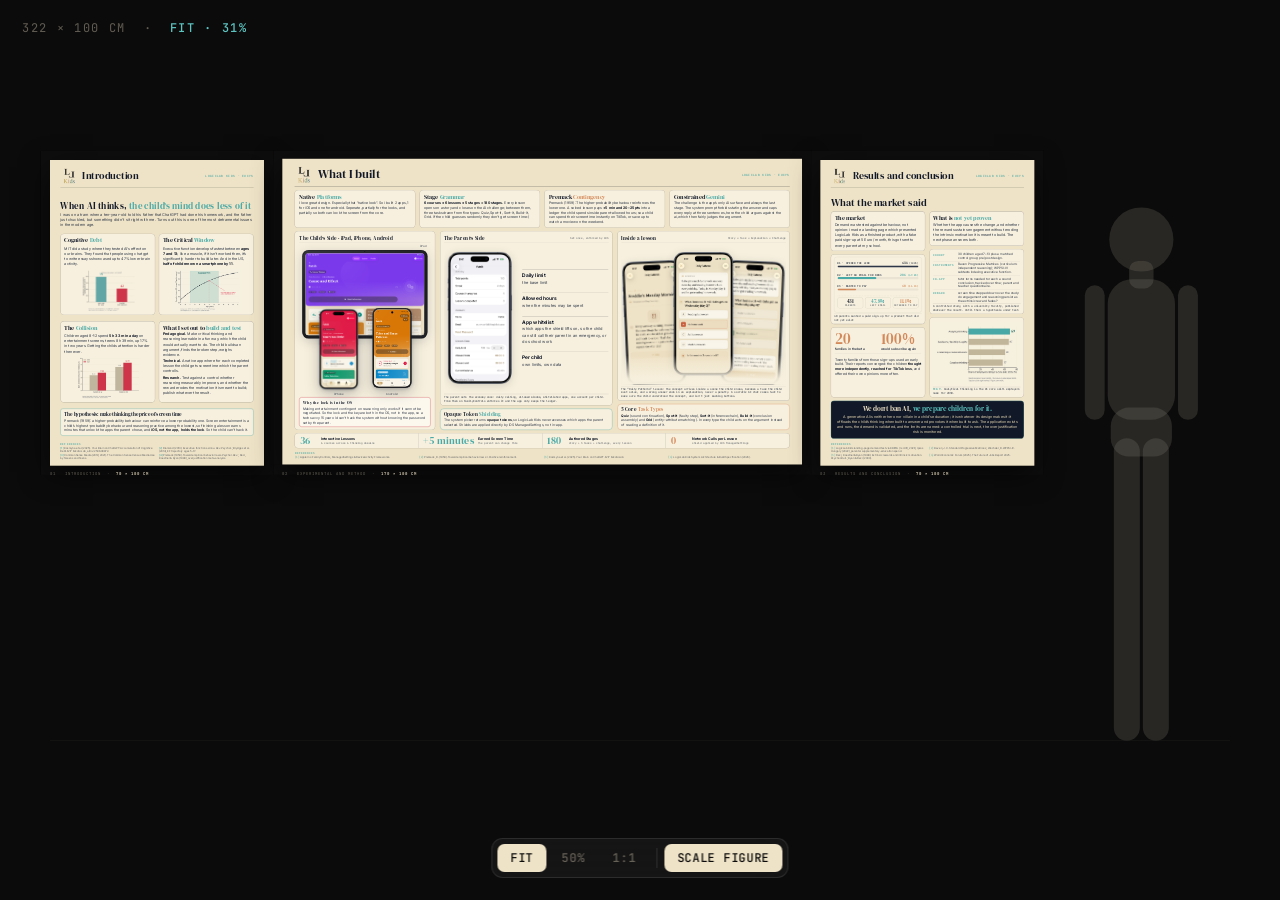
<file: stand.html>
<!DOCTYPE html>
<html lang="en">
<head>
<meta charset="UTF-8">
<title>LogicLab Kids · EUCYS stand view</title>
<link rel="preconnect" href="https://fonts.googleapis.com">
<link rel="preconnect" href="https://fonts.gstatic.com" crossorigin>
<link href="https://fonts.googleapis.com/css2?family=JetBrains+Mono:wght@400;500;700&display=swap" rel="stylesheet">
<style>
    :root {
        --mono: 'JetBrains Mono', ui-monospace, monospace;
        --ink: #EFE3C7;
        --dim: rgba(239, 227, 199, 0.38);
        --line: rgba(239, 227, 199, 0.14);
        --accent: #5CC5C2;

        /* 1 cm = 10 px in poster space */
        --gap: 60px;      /* 6 cm between panels */
        --floor: 900px;   /* poster bottom edge is 90 cm above the floor */
    }

    * { margin: 0; padding: 0; box-sizing: border-box; }

    html, body {
        background: #0B0B0B;
        color: var(--ink);
        font-family: var(--mono);
        height: 100%;
        overflow: hidden;
    }

    /* ── SCENE ────────────────────────────────────────────── */
    #viewport {
        position: absolute;
        inset: 0;
        display: flex;
        align-items: center;
        justify-content: center;
        overflow: auto;
    }

    /* #stage carries the *painted* size so flex centering and the scrollbars
       stay honest; #scene is the unscaled 1 cm = 10 px world inside it. */
    #stage {
        position: relative;
        flex: 0 0 auto;
    }

    #scene {
        position: absolute;
        top: 0; left: 0;
        width: 3860px;                     /* 322 cm wall + room for the scale figure */
        height: calc(1000px + var(--floor));/* poster top sits 190 cm above the floor */
        transform-origin: 0 0;
    }

    .wall {
        position: absolute;
        left: 0; top: 0;
        width: 3220px;                     /* 70 + 6 + 170 + 6 + 70 = 322 cm */
        height: 1000px;
        display: flex;
        gap: var(--gap);
    }

    .panel {
        position: relative;
        flex: 0 0 auto;
        height: 1000px;
        background: #EFE3C7;
        box-shadow: 0 24px 90px rgba(0, 0, 0, 0.7);
    }

    .panel.w70  { width: 700px; }
    .panel.w170 { width: 1700px; }

    .panel iframe {
        width: 100%;
        height: 100%;
        border: 0;
        display: block;
        pointer-events: none;
    }

    /* the poster files centre themselves in a padded dark wrapper —
       this pulls the poster itself flush to the panel edges */
    .panel iframe {
        transform: translate(-30px, -30px);
        width: calc(100% + 60px);
        height: calc(100% + 60px);
    }

    .tag {
        position: absolute;
        top: calc(100% + 16px);
        left: 0;
        font-size: 13px;
        letter-spacing: 0.14em;
        color: var(--dim);
        white-space: nowrap;
    }

    .tag b { color: var(--ink); font-weight: 500; }

    /* ── FLOOR + SCALE FIGURE ─────────────────────────────── */
    #floorline {
        position: absolute;
        left: 0; right: 0;
        bottom: 0;
        border-top: 1px solid var(--line);
    }

    #human {
        position: absolute;
        bottom: 0;
        left: 3320px;
        width: 500px;
        height: 1750px;                    /* 175 cm */
        opacity: 0.5;
        transition: opacity 0.18s;
    }

    #human svg { width: 100%; height: 100%; display: block; }

    body.nohuman #human { opacity: 0; }

    /* ── CONTROL BAR ──────────────────────────────────────── */
    #bar {
        position: fixed;
        left: 50%;
        bottom: 22px;
        transform: translateX(-50%);
        display: flex;
        align-items: center;
        gap: 2px;
        padding: 5px;
        background: rgba(24, 24, 24, 0.82);
        border: 1px solid rgba(255, 255, 255, 0.1);
        border-radius: 11px;
        backdrop-filter: blur(20px);
        -webkit-backdrop-filter: blur(20px);
        z-index: 10;
    }

    #bar button {
        font: 500 12px/1 var(--mono);
        letter-spacing: 0.06em;
        color: var(--dim);
        background: none;
        border: 0;
        border-radius: 7px;
        padding: 8px 13px;
        cursor: pointer;
    }

    #bar button:hover { color: var(--ink); background: rgba(255,255,255,0.06); }
    #bar button.on { color: #0B0B0B; background: var(--ink); }

    #bar .sep { width: 1px; height: 20px; background: rgba(255,255,255,0.12); margin: 0 5px; }

    #readout {
        position: fixed;
        top: 20px;
        left: 22px;
        font-size: 12px;
        letter-spacing: 0.14em;
        color: var(--dim);
        z-index: 10;
    }

    #readout b { color: var(--accent); font-weight: 500; }
</style>
</head>
<body>

<div id="readout">322 × 100 CM &nbsp;·&nbsp; <b><span id="zoomval">FIT</span></b></div>

<div id="viewport">
  <div id="stage">
    <div id="scene">
        <div class="wall">
            <div class="panel w70">
                <iframe data-src="poster_1.html" scrolling="no"></iframe>
                <div class="tag">01 &nbsp; INTRODUCTION &nbsp;·&nbsp; <b>70 × 100 CM</b></div>
            </div>
            <div class="panel w170">
                <iframe data-src="poster_2.html" scrolling="no"></iframe>
                <div class="tag">02 &nbsp; EXPERIMENTAL AND METHOD &nbsp;·&nbsp; <b>170 × 100 CM</b></div>
            </div>
            <div class="panel w70">
                <iframe data-src="poster_3.html" scrolling="no"></iframe>
                <div class="tag">03 &nbsp; RESULTS AND CONCLUSION &nbsp;·&nbsp; <b>70 × 100 CM</b></div>
            </div>
        </div>

        <div id="floorline"></div>

        <div id="human">
            <!-- 175 cm, drawn 1 unit = 1 cm -->
            <svg viewBox="0 0 50 175" preserveAspectRatio="xMidYMax meet" aria-hidden="true">
                <g fill="rgba(239,227,199,0.26)">
                    <circle cx="25" cy="11" r="10.5"/>
                    <rect x="21" y="18"   width="8" height="9" rx="3"/>
                    <rect x="14" y="24"   width="22" height="46" rx="8"/>
                    <rect x="6.5" y="26"  width="6.5" height="44" rx="3.25"/>
                    <rect x="37" y="26"   width="6.5" height="44" rx="3.25"/>
                    <rect x="15" y="66"   width="20" height="16" rx="6"/>
                    <rect x="16" y="76"   width="8.5" height="99" rx="4.25"/>
                    <rect x="25.5" y="76" width="8.5" height="99" rx="4.25"/>
                </g>
            </svg>
        </div>
    </div>
  </div>
</div>

<div id="bar">
    <button data-zoom="fit" class="on">FIT</button>
    <button data-zoom="0.5">50%</button>
    <button data-zoom="1">1:1</button>
    <div class="sep"></div>
    <button id="humanbtn" class="on">SCALE FIGURE</button>
</div>

<script>
    const scene    = document.getElementById('scene');
    const stage    = document.getElementById('stage');
    const viewport = document.getElementById('viewport');
    const zoomval  = document.getElementById('zoomval');
    let mode = 'fit';

    const SCENE_W = 3860, SCENE_H = 1900;

    function apply() {
        // transform, never `zoom`: `zoom` resizes each iframe's inner viewport,
        // so the fixed-width posters reflow and blow out instead of shrinking.
        const k = mode === 'fit'
            ? Math.min((innerWidth - 100) / SCENE_W, (innerHeight - 130) / SCENE_H)
            : parseFloat(mode);

        scene.style.transform = 'scale(' + k + ')';
        stage.style.width  = (SCENE_W * k) + 'px';
        stage.style.height = (SCENE_H * k) + 'px';

        zoomval.textContent = mode === 'fit'
            ? 'FIT · ' + Math.round(k * 100) + '%'
            : Math.round(k * 100) + '%';
    }

    document.querySelectorAll('#bar button[data-zoom]').forEach(b => {
        b.onclick = () => {
            document.querySelectorAll('#bar button[data-zoom]').forEach(x => x.classList.remove('on'));
            b.classList.add('on');
            mode = b.dataset.zoom;
            apply();
            if (mode !== 'fit') {
                viewport.scrollLeft = (viewport.scrollWidth - viewport.clientWidth) / 2;
                viewport.scrollTop  = (viewport.scrollHeight - viewport.clientHeight) / 2;
            }
        };
    });

    const hb = document.getElementById('humanbtn');
    hb.onclick = () => {
        document.body.classList.toggle('nohuman');
        hb.classList.toggle('on', !document.body.classList.contains('nohuman'));
    };

    addEventListener('resize', () => { if (mode === 'fit') apply(); });
    apply();
</script>

<script>
// cache-busted loads: the posters are edited constantly and Safari caches iframes hard
(function(){var t=Date.now();document.querySelectorAll('iframe[data-src]').forEach(function(f){f.src=f.getAttribute('data-src')+'?v='+t;});})();
</script>
</body>
</html>
</file>
